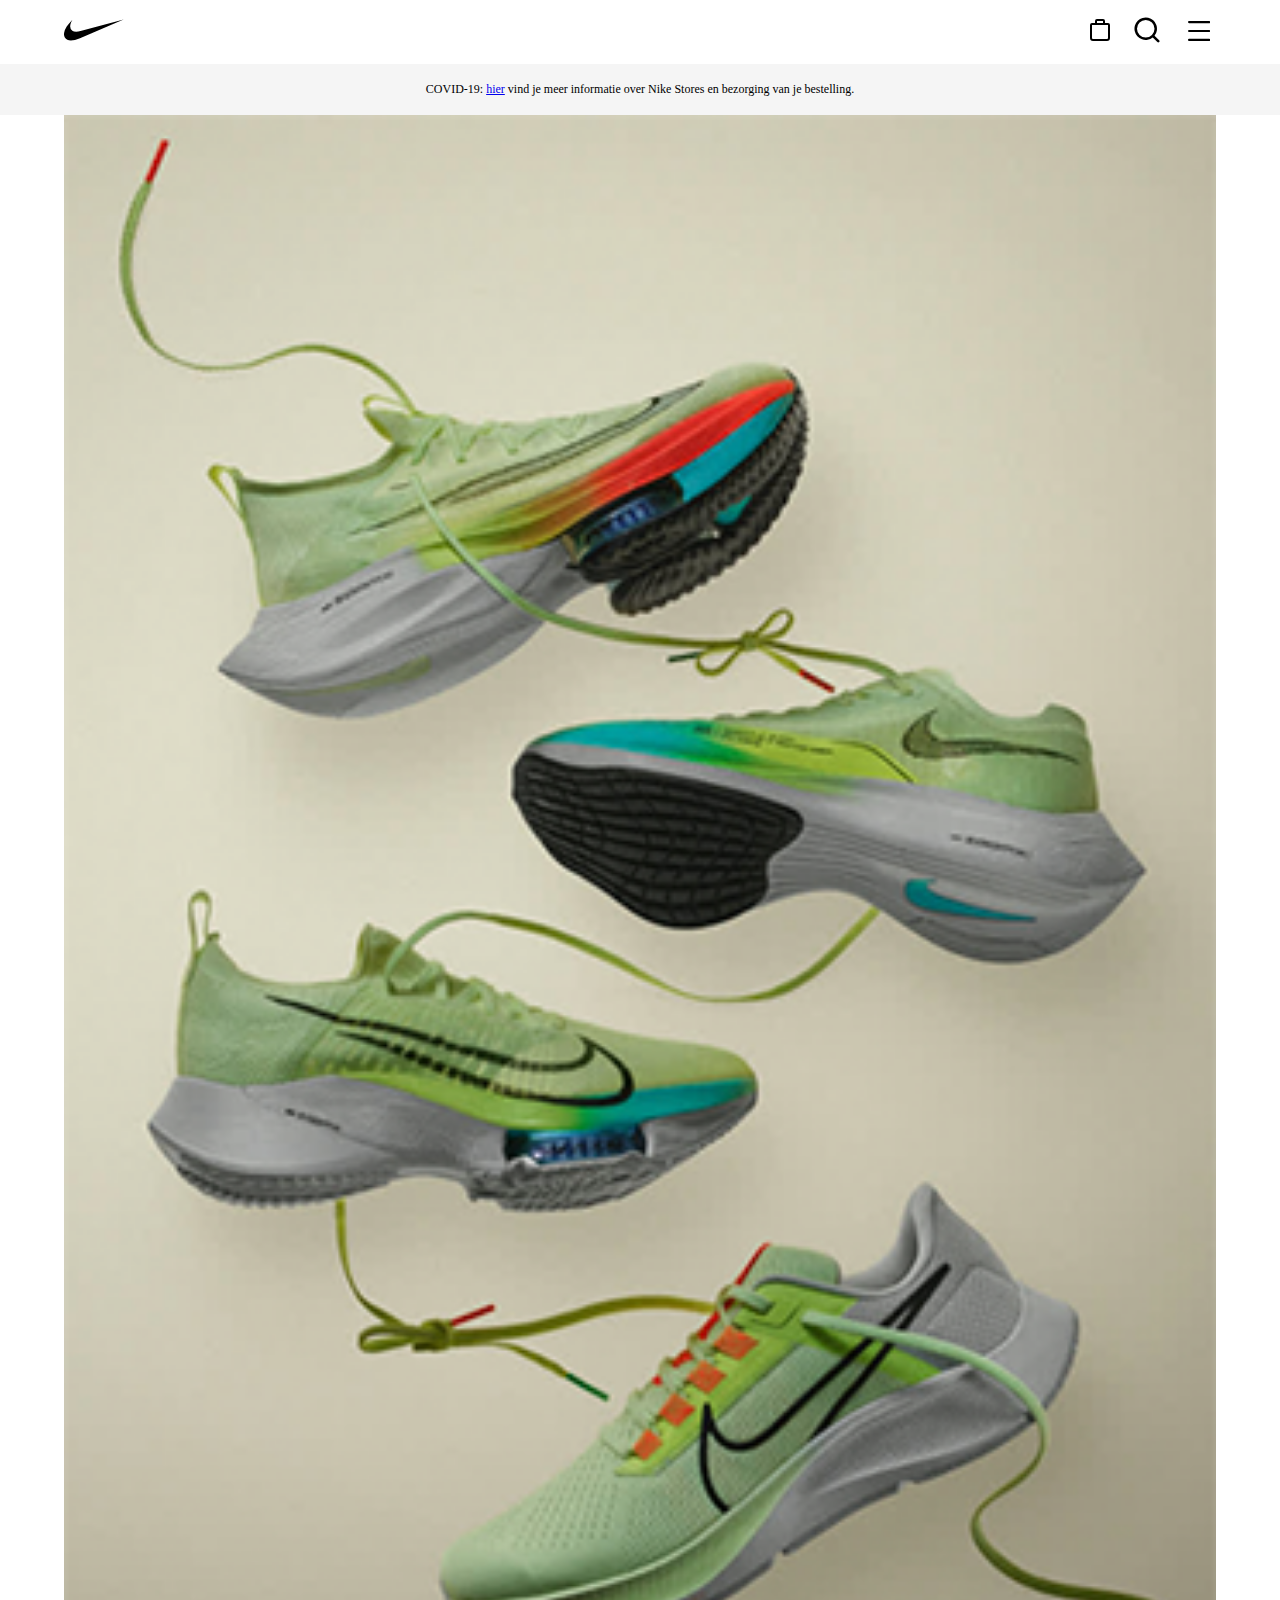
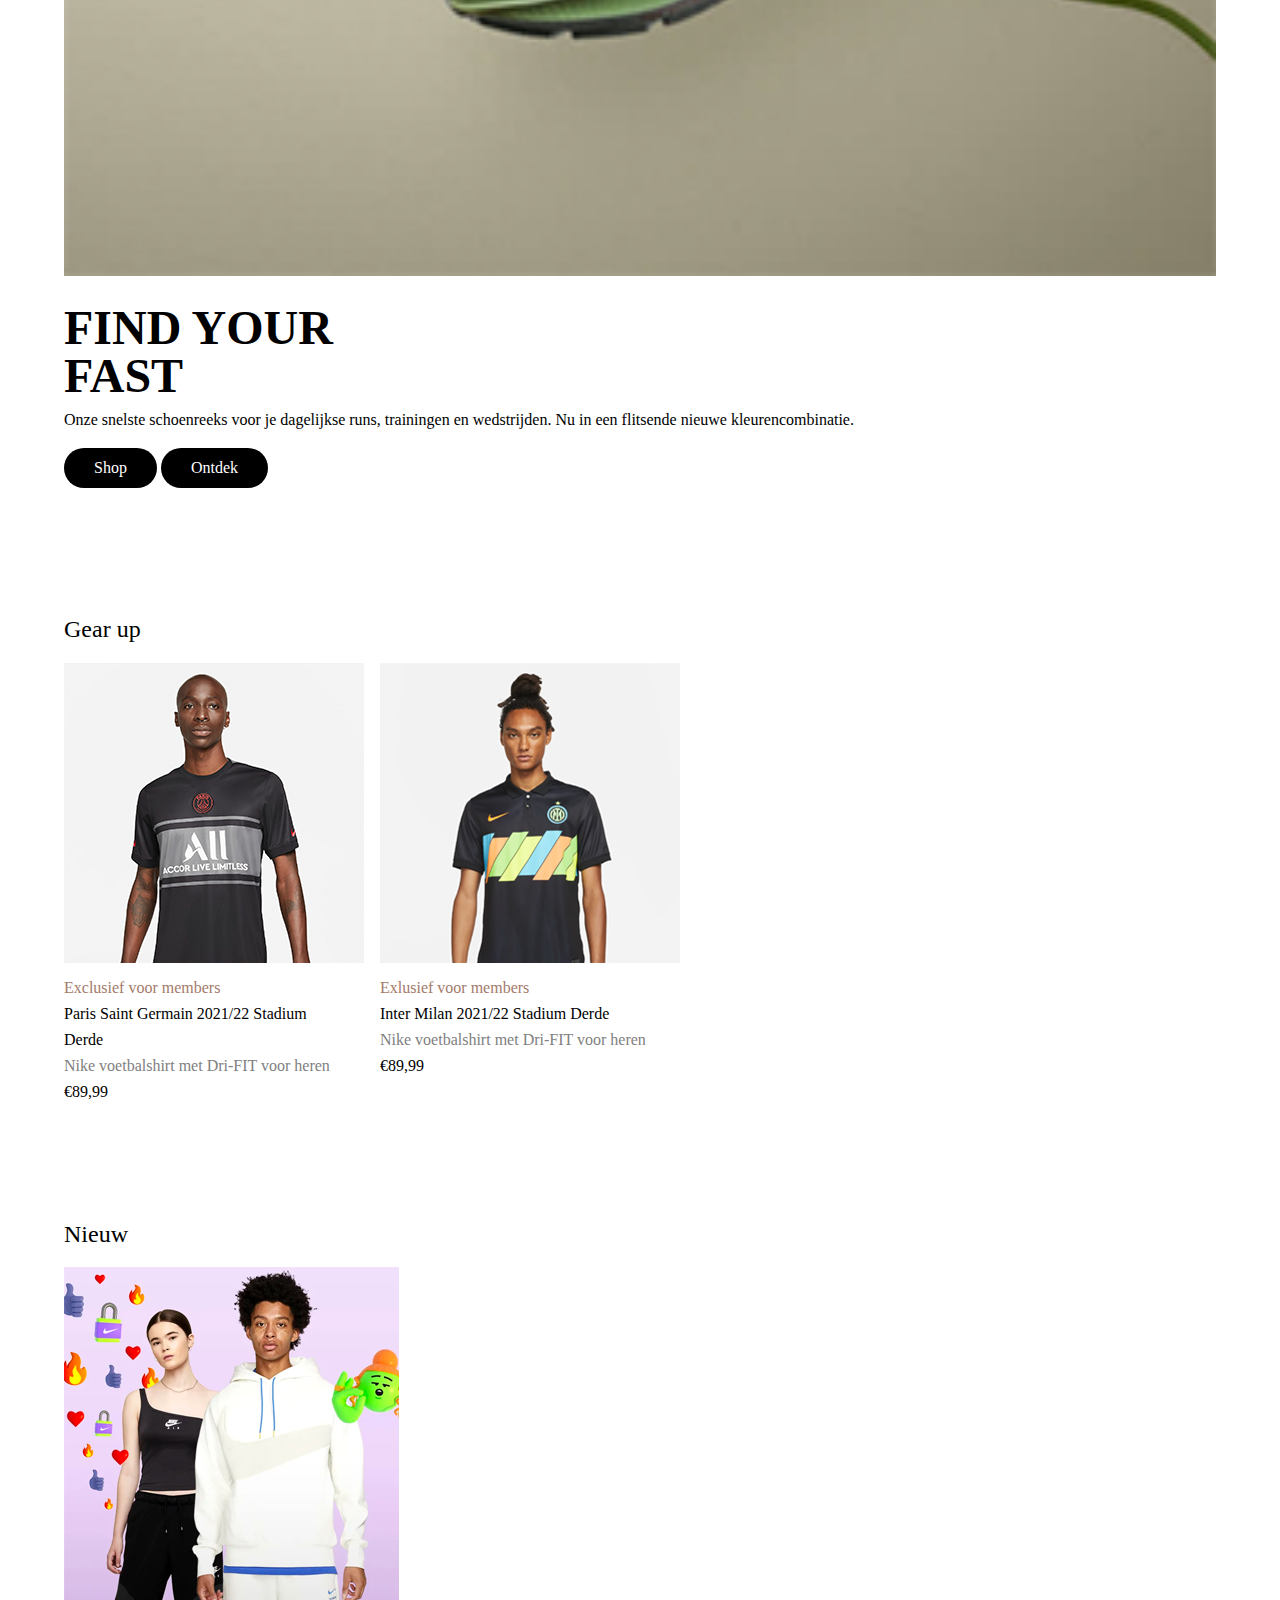
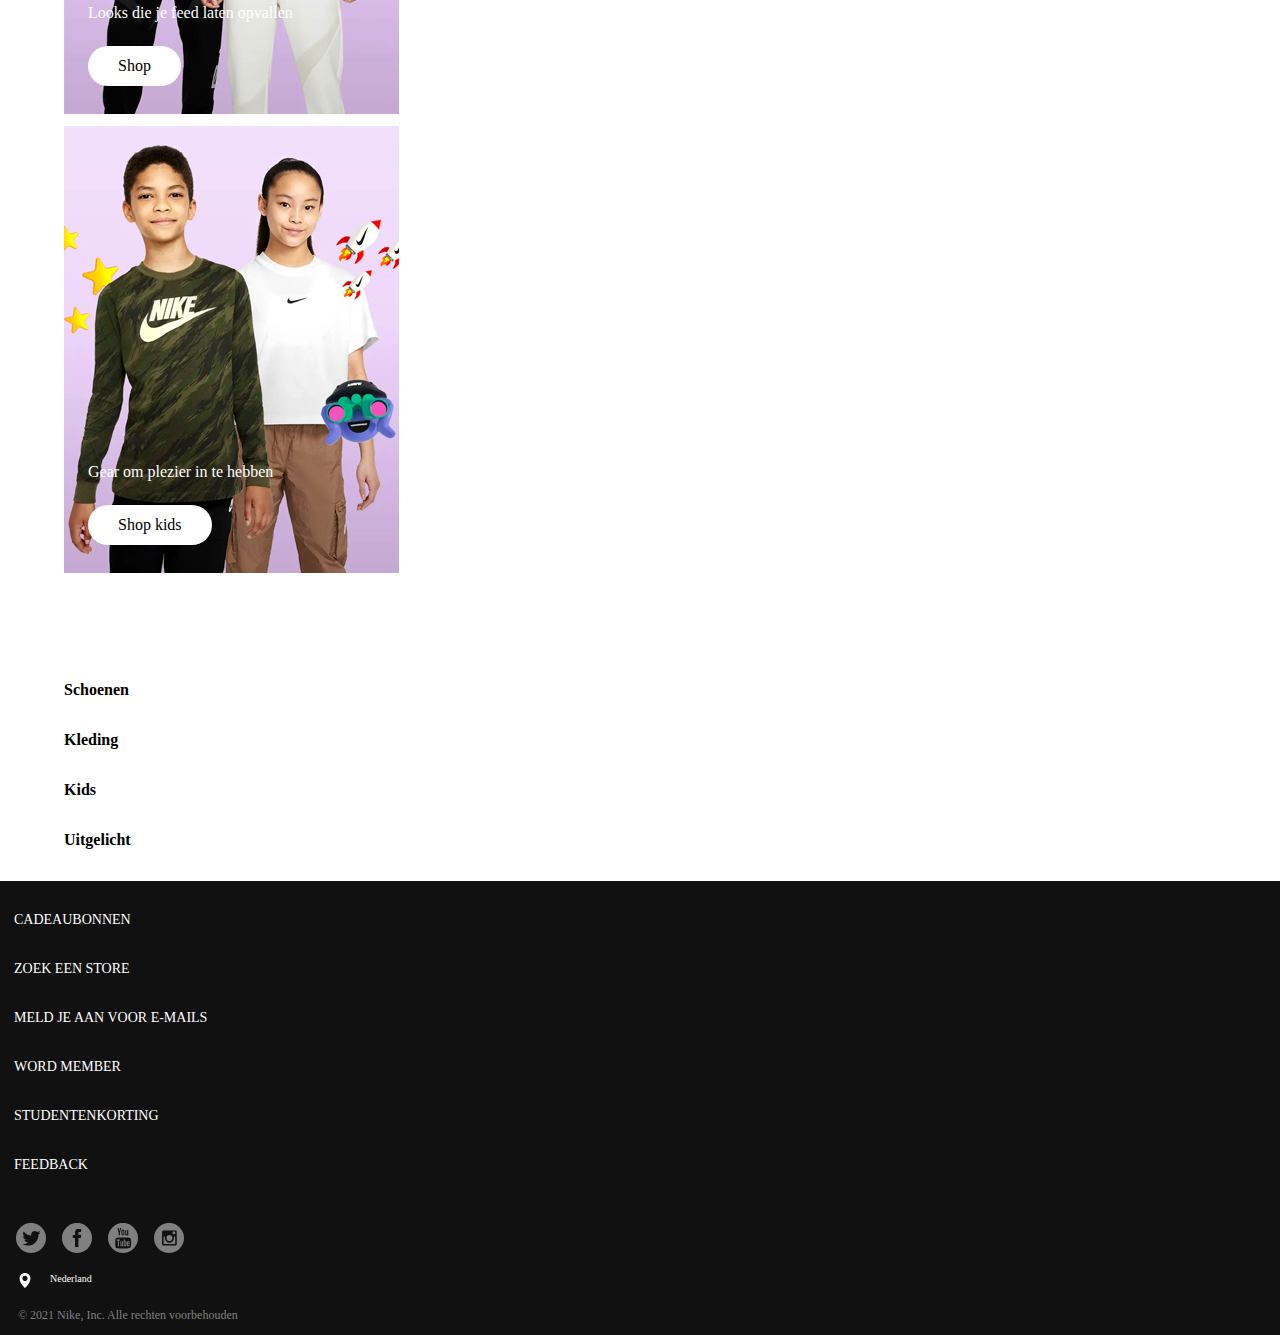
<file: index.html>
<!DOCTYPE html>
<html lang="nl">
<head>
    <meta charset="UTF-8">
    <meta http-equiv="X-UA-Compatible" content="IE=edge">
    <meta name="viewport" content="width=device-width, initial-scale=1.0">
    <title>Nike</title>
    <link rel="stylesheet" href="css/styles.css">
</head>

<header>
    <ul>
        <li>
            <a href="#">
                <svg title="Nike logo" class="pre-logo-svg" height="60px" width="60px" fill="#111" viewBox="0 0 69 32"><path d="M68.56 4L18.4 25.36Q12.16 28 7.92 28q-4.8 0-6.96-3.36-1.36-2.16-.8-5.48t2.96-7.08q2-3.04 6.56-8-1.6 2.56-2.24 5.28-1.2 5.12 2.16 7.52Q11.2 18 14 18q2.24 0 5.04-.72z"></path></svg>
            </a>
        </li>
        <li>
            <a href="#">
                <svg title="winkelwagen" width="24px" height="24px" fill="#111" viewBox="0 0 24 24"><path d="M16 7a1 1 0 0 1-1-1V3H9v3a1 1 0 0 1-2 0V3a2 2 0 0 1 2-2h6a2 2 0 0 1 2 2v3a1 1 0 0 1-1 1z"></path><path d="M20 5H4a2 2 0 0 0-2 2v13a3 3 0 0 0 3 3h14a3 3 0 0 0 3-3V7a2 2 0 0 0-2-2zm0 15a1 1 0 0 1-1 1H5a1 1 0 0 1-1-1V7h16z"></path></svg>
            </a>
        </li>
        <li>
            <a href="#">
                <svg title="zoeken"class="pre-search-input-icon" fill="#111" height="30px" width="30px" viewBox="0 0 24 24"><path d="M21.71 20.29L18 16.61A9 9 0 1 0 16.61 18l3.68 3.68a1 1 0 0 0 1.42 0 1 1 0 0 0 0-1.39zM11 18a7 7 0 1 1 7-7 7 7 0 0 1-7 7z"></path></svg>
            </a>
        </li>
        <li>
            <button>
                <svg xmlns="http://www.w3.org/2000/svg" viewBox="0 0 20 18"><defs><style>.cls-1{fill:none;stroke:#000;stroke-linecap:round;stroke-linejoin:round;stroke-width:2px;}</style></defs><g id="Laag_2" data-name="Laag 2"><g id="Laag_1-2" data-name="Laag 1"><line class="cls-1" x1="1" y1="1" x2="19" y2="1"/><line class="cls-1" x1="1" y1="9" x2="19" y2="9"/><line class="cls-1" x1="1" y1="17" x2="19" y2="17"/></g></g></svg>
            </button>
        </li>
    </ul>

    <nav>
        <ul>
            <li>
                <a href="#">Nieuwe releases</a>
                <svg class="pre-chevron chev-root pre-chevron-next d-sm-b d-lg-h" fill="#111" height="13px" width="13px" viewBox="0 0 185.4 300"><path d="M7.3 292.7c-9.8-9.8-9.8-25.6 0-35.4L114.6 150 7.3 42.7c-9.8-9.8-9.8-25.6 0-35.4s25.6-9.8 35.4 0L185.4 150 42.7 292.7c-4.9 4.8-11.3 7.3-17.7 7.3-6.4 0-12.7-2.5-17.7-7.3z"></path></svg>
            </li>
            <li>
                <a href="#">Heren</a>
                <svg class="pre-chevron chev-root pre-chevron-next d-sm-b d-lg-h" fill="#111" height="13px" width="13px" viewBox="0 0 185.4 300"><path d="M7.3 292.7c-9.8-9.8-9.8-25.6 0-35.4L114.6 150 7.3 42.7c-9.8-9.8-9.8-25.6 0-35.4s25.6-9.8 35.4 0L185.4 150 42.7 292.7c-4.9 4.8-11.3 7.3-17.7 7.3-6.4 0-12.7-2.5-17.7-7.3z"></path></svg>
            </li>
            <li>
                <a href="#">Dames</a>
                <svg class="pre-chevron chev-root pre-chevron-next d-sm-b d-lg-h" fill="#111" height="13px" width="13px" viewBox="0 0 185.4 300"><path d="M7.3 292.7c-9.8-9.8-9.8-25.6 0-35.4L114.6 150 7.3 42.7c-9.8-9.8-9.8-25.6 0-35.4s25.6-9.8 35.4 0L185.4 150 42.7 292.7c-4.9 4.8-11.3 7.3-17.7 7.3-6.4 0-12.7-2.5-17.7-7.3z"></path></svg>  
            </li>
            <li>
                <a href="#">Kids</a>
                <svg class="pre-chevron chev-root pre-chevron-next d-sm-b d-lg-h" fill="#111" height="13px" width="13px" viewBox="0 0 185.4 300"><path d="M7.3 292.7c-9.8-9.8-9.8-25.6 0-35.4L114.6 150 7.3 42.7c-9.8-9.8-9.8-25.6 0-35.4s25.6-9.8 35.4 0L185.4 150 42.7 292.7c-4.9 4.8-11.3 7.3-17.7 7.3-6.4 0-12.7-2.5-17.7-7.3z"></path></svg> 
            </li>
            <li>
                <a href="#">Sale</a>
                <svg class="pre-chevron chev-root pre-chevron-next d-sm-b d-lg-h" fill="#111" height="13px" width="13px" viewBox="0 0 185.4 300"><path d="M7.3 292.7c-9.8-9.8-9.8-25.6 0-35.4L114.6 150 7.3 42.7c-9.8-9.8-9.8-25.6 0-35.4s25.6-9.8 35.4 0L185.4 150 42.7 292.7c-4.9 4.8-11.3 7.3-17.7 7.3-6.4 0-12.7-2.5-17.7-7.3z"></path></svg>
            </li>
            <li>
                <a href="#">Back to school</a>
                <svg class="pre-chevron chev-root pre-chevron-next d-sm-b d-lg-h" fill="#111" height="13px" width="13px" viewBox="0 0 185.4 300"><path d="M7.3 292.7c-9.8-9.8-9.8-25.6 0-35.4L114.6 150 7.3 42.7c-9.8-9.8-9.8-25.6 0-35.4s25.6-9.8 35.4 0L185.4 150 42.7 292.7c-4.9 4.8-11.3 7.3-17.7 7.3-6.4 0-12.7-2.5-17.7-7.3z"></path></svg>
            </li>
            <li>
                <a href="#">Collecties</a>
                <svg class="pre-chevron chev-root pre-chevron-next d-sm-b d-lg-h" fill="#111" height="13px" width="13px" viewBox="0 0 185.4 300"><path d="M7.3 292.7c-9.8-9.8-9.8-25.6 0-35.4L114.6 150 7.3 42.7c-9.8-9.8-9.8-25.6 0-35.4s25.6-9.8 35.4 0L185.4 150 42.7 292.7c-4.9 4.8-11.3 7.3-17.7 7.3-6.4 0-12.7-2.5-17.7-7.3z"></path></svg>
            </li>    
        </ul>
    </nav>

    <div></div>

    <section aria-label="notificatie">
        <p>COVID-19: <a href="#">hier</a> vind je meer informatie over Nike Stores en bezorging van je bestelling.</p>
    </section>
</header>

<body>
    <main>
        <section class="findYourFast" aria-label="find your fast">
            <a href="hardloopschoenen.html">
                <img src="images/bannerHardloopschoenen.png" alt="hardloopschoenen">
            </a>
            <h1>FIND YOUR</h1>
            <h1>FAST</h1>
            <p>Onze snelste schoenreeks voor je dagelijkse runs, trainingen en wedstrijden. Nu in een flitsende nieuwe kleurencombinatie.</p>
            <a href="hardloopschoenen.html">
                <p>Shop</p>
            </a>
            <a href="hardloopschoenen.html">
                <p>Ontdek</p>
            </a> 
        </section>
        
        <section class="gearUp" aria-label="gear up">
            <h2>Gear up</h2>
            <ul>
                <li>
                    <a href="#">
                        <h3>Exclusief voor members</h3>
                        <h4>Paris Saint Germain 2021/22 Stadium</h4>
                        <h4>Derde</h4>
                        <h5>Nike voetbalshirt met Dri-FIT voor heren</h5>
                        <p>&euro;89,99</p>
                        <img src="images/productfotoPSG.png" alt="psg">
                    </a>
                </li>
                <li>
                    <a href="#">
                        <h3>Exlusief voor members</h3>
                        <h4>Inter Milan 2021/22 Stadium Derde</h4>
                        <h5>Nike voetbalshirt met Dri-FIT voor heren</h5>
                        <p>&euro;89,99</p>
                        <img src="images/productfotoInterMilan.png" alt="intermilan">
                    </a>
                </li>
            </ul>
        </section>
        
        <section class="nieuw" aria-label="nieuw">
            <h2>Nieuw</h2>
            <ul>
                <li>
                    <a href="#">
                        <img src="images/bannerVolwassenen.png" alt="volwassenen">
                    </a>
                    <p>Looks die je feed laten opvallen</p>
                    <a href="#">Shop</a>
                </li>
                <li>
                    <a href="#">
                        <img src="images/bannerKinderen.png" alt="kinderen">
                    </a>
                    <p>Gear om plezier in te hebben</p>
                    <a href="#">Shop kids</a>
                </li>
            </ul>
        </section>
        
        <section class="kiesEenCategorie" aria-label="kies een categorie">
            <ul>
                <li>
                    <a href="#">
                        <p>Schoenen</p>
                    </a>
                </li>
                <li>
                    <a href="#">
                        <p>Kleding</p>
                    </a>
                </li>
                <li>
                    <a href="#">
                        <p>Kids</p>
                    </a>
                </li>
                <li>
                    <a href="#">
                        <p>Uitgelicht</p>
                    </a>
                </li>
            </ul>
        </section>

    </main>

    <footer>
        <ul class="footerSnelkoppelingen">
            <li>
                <a href="#">CADEAUBONNEN</a>
            </li>
            <li>
                <a href="#">ZOEK EEN STORE</a>
            </li>
            <li>
                <a href="#">MELD JE AAN VOOR E-MAILS</a>
            </li>
            <li>
                <a href="#">WORD MEMBER</a>
            </li>
            <li>
                <a href="#">STUDENTENKORTING</a>
            </li>
            <li>
                <a href="#">FEEDBACK</a>
            </li>
        </ul>
    
    <ul class="socialMedia">
        <li>
            <a href="https://twitter.com/nike">
                <p>
                    <svg title="twitter" class="social-link-icon" width="30px" fill="#111" height="30px" viewBox="0 0 24 24"><path d="M12 0C9.813 0 7.8.533 5.96 1.6A11.793 11.793 0 0 0 1.6 5.96C.533 7.8 0 9.813 0 12s.533 4.2 1.6 6.04a11.793 11.793 0 0 0 4.36 4.36C7.8 23.467 9.813 24 12 24s4.2-.533 6.04-1.6a11.793 11.793 0 0 0 4.36-4.36C23.467 16.2 24 14.187 24 12s-.533-4.2-1.6-6.04a11.793 11.793 0 0 0-4.36-4.36C16.2.533 14.187 0 12 0zm6 9.28v.4c0 1.387-.333 2.72-1 4a8.186 8.186 0 0 1-2.84 3.12c-1.333.853-2.827 1.28-4.48 1.28a8.535 8.535 0 0 1-4.56-1.28h.72c1.387 0 2.613-.427 3.68-1.28-.64 0-1.213-.2-1.72-.6-.507-.4-.867-.92-1.08-1.56l.56.16c.373 0 .64-.053.8-.16a2.67 2.67 0 0 1-1.72-1 2.913 2.913 0 0 1-.68-1.88c.427.267.88.4 1.36.4-.907-.533-1.36-1.36-1.36-2.48 0-.533.133-1.04.4-1.52.8.96 1.72 1.707 2.76 2.24a8.133 8.133 0 0 0 3.4.88c-.107-.16-.16-.4-.16-.72 0-.8.293-1.493.88-2.08s1.28-.88 2.08-.88 1.547.293 2.24.88c.48-.107 1.12-.347 1.92-.72-.213.747-.64 1.28-1.28 1.6H18c.747-.16 1.28-.32 1.6-.48-.533.693-1.067 1.253-1.6 1.68z"></path></svg>
                </p>
            </a>
        </li>
        <li>
            <a href="https://nl-nl.facebook.com/nike/">
                <p>
                    <svg title="tacebook" class="social-link-icon" width="30px" fill="#111" height="30px" viewBox="0 0 24 24"><path d="M12 0C9.813 0 7.8.533 5.96 1.6A11.793 11.793 0 0 0 1.6 5.96C.533 7.8 0 9.813 0 12s.533 4.2 1.6 6.04a11.793 11.793 0 0 0 4.36 4.36C7.8 23.467 9.813 24 12 24s4.2-.533 6.04-1.6a11.793 11.793 0 0 0 4.36-4.36C23.467 16.2 24 14.187 24 12s-.533-4.2-1.6-6.04a11.793 11.793 0 0 0-4.36-4.36C16.2.533 14.187 0 12 0zm3.12 12h-2v7.2H10.4V12H8.64V9.52h1.76V8c0-1.12.187-1.92.56-2.4.427-.587 1.2-.88 2.32-.88h2V7.2h-1.2c-.427 0-.693.067-.8.2-.107.133-.16.387-.16.76v1.2h2.16L15.12 12z"></path></svg>
                </p>
            </a>
        </li>
        <li>
            <a href="https://www.youtube.com/user/NIKE">
                <p>
                    <svg title="youtube" class="social-link-icon" width="30px" fill="#111" height="30px" viewBox="0 0 24 24"><path d="M11.28 17.6a.604.604 0 0 1-.2.24.43.43 0 0 1-.24.08c-.08 0-.133-.027-.16-.08a.557.557 0 0 1-.04-.24v-2.96h-.72v3.28a1 1 0 0 0 .12.52c.08.133.2.2.36.2.16 0 .307-.053.44-.16.133-.107.28-.24.44-.4v.48H12v-3.92h-.72v2.96zM6.96 14v-.8H9.6v.8h-.88v4.56h-.88V14h-.88zm4.96-4.72c-.107 0-.2-.04-.28-.12a.384.384 0 0 1-.12-.28v-2.4c0-.053.027-.107.08-.16.053-.053.147-.08.28-.08.133 0 .24.027.32.08a.27.27 0 0 1 .12.24v2.32c0 .107-.04.2-.12.28a.384.384 0 0 1-.28.12zm2 8.32c0-.64.027-1.307.08-2 0-.107-.04-.2-.12-.28-.08-.08-.16-.12-.24-.12h-.12l-.24.16v2.4l.24.16.16.08c.107 0 .173-.027.2-.08.027-.053.04-.16.04-.32zm.08-3.04c.213 0 .387.08.52.24.133.16.2.4.2.72v2.24c0 .267-.053.48-.16.64a.422.422 0 0 1-.44.2 2.1 2.1 0 0 1-.48-.12.506.506 0 0 1-.28-.24v.32h-.8V13.2h.8v1.76c.107-.107.213-.2.32-.28a.532.532 0 0 1 .32-.12zm3.92 5.12c.267-.213.427-.907.48-2.08.053-.587.107-1.147.16-1.68 0-.48-.053-1.013-.16-1.6-.107-1.173-.28-1.893-.52-2.16-.24-.267-1.267-.453-3.08-.56l-2.64-.08-2.72.08c-1.813.107-2.84.293-3.08.56-.24.267-.413.987-.52 2.16a16.07 16.07 0 0 0-.08 1.6c0 .533.027 1.093.08 1.68.107 1.173.28 1.88.52 2.12.24.24 1.267.44 3.08.6l2.72.08 2.64-.08c1.813-.16 2.853-.347 3.12-.56v-.08zM8.4 4h-.96l1.12 3.6v2.24h.96v-2.4L10.64 4h-.96l-.56 2.32h-.08L8.4 4zm2.32 2.56V8.8c0 .373.107.667.32.88.213.213.507.32.88.32s.667-.107.88-.32c.213-.213.32-.507.32-.88V6.56c0-.32-.107-.587-.32-.8-.213-.213-.507-.32-.88-.32s-.667.107-.88.32c-.213.213-.32.48-.32.8zm3.12-.96v3.6a1 1 0 0 0 .12.52c.08.133.213.2.4.2.187 0 .36-.04.52-.12.16-.08.32-.2.48-.36v.48h.88V5.6h-.88v3.2a.523.523 0 0 1-.24.24.645.645 0 0 1-.28.08c-.08 0-.133-.013-.16-.04-.027-.027-.04-.093-.04-.2V5.52h-.8v.08zM12 0c2.187 0 4.2.533 6.04 1.6a11.793 11.793 0 0 1 4.36 4.36C23.467 7.8 24 9.813 24 12s-.533 4.2-1.6 6.04a11.793 11.793 0 0 1-4.36 4.36C16.2 23.467 14.187 24 12 24s-4.2-.533-6.04-1.6a11.793 11.793 0 0 1-4.36-4.36C.533 16.2 0 14.187 0 12s.533-4.2 1.6-6.04A11.793 11.793 0 0 1 5.96 1.6C7.8.533 9.813 0 12 0zm4.56 16.08l-.08-.4c0-.16-.027-.28-.08-.36a.27.27 0 0 0-.24-.12.27.27 0 0 0-.24.12c-.053.08-.08.2-.08.36v.4h.72zm-.32-1.52c.32 0 .573.093.76.28.187.187.28.467.28.84v.96h-1.44v.8c0 .16.027.28.08.36.053.08.147.12.28.12.133 0 .227-.04.28-.12.053-.08.08-.227.08-.44v-.16h.72v.24c0 .373-.093.667-.28.88-.187.213-.453.32-.8.32-.347 0-.613-.107-.8-.32-.187-.213-.28-.507-.28-.88v-1.76c0-.32.107-.587.32-.8.213-.213.48-.32.8-.32z"></path></svg>
                </p>
            </a>
        </li>
        <li>
            <a href="https://www.instagram.com/nike/">
                <p>
                    <svg title="instagram" class="social-link-icon" width="30px" fill="#111" height="30px" viewBox="0 0 24 24"><path d="M16 12.48a4.723 4.723 0 0 1-.56 1.48 3.93 3.93 0 0 1-1.04 1.16 3.428 3.428 0 0 1-1.92.68 3.628 3.628 0 0 1-1.96-.48 3.414 3.414 0 0 1-1.4-1.48c-.48-.96-.587-1.973-.32-3.04H7.68l.08 5.52c0 .107.04.213.12.32.08.107.173.16.28.16h8.32c.107 0 .213-.053.32-.16.107-.107.16-.213.16-.32V10.8h-1.12c.16.533.213 1.093.16 1.68zm-3.68 2c.64 0 1.2-.24 1.68-.72s.72-1.053.72-1.72a2.56 2.56 0 0 0-.68-1.76c-.453-.507-1.013-.76-1.68-.76s-1.24.24-1.72.72-.72 1.053-.72 1.72.227 1.253.68 1.76c.453.507 1 .76 1.64.76h.08zm4.16-7.6h-1.12c-.107 0-.213.053-.32.16-.107.107-.16.213-.16.32v1.36c.107.213.267.32.48.32h1.12c.16 0 .28-.053.36-.16a.532.532 0 0 0 .12-.32v-1.2c0-.107-.053-.213-.16-.32-.107-.107-.213-.16-.32-.16zM12 0C9.813 0 7.8.533 5.96 1.6A11.793 11.793 0 0 0 1.6 5.96C.533 7.8 0 9.813 0 12s.533 4.2 1.6 6.04a11.793 11.793 0 0 0 4.36 4.36C7.8 23.467 9.813 24 12 24s4.2-.533 6.04-1.6a11.793 11.793 0 0 0 4.36-4.36C23.467 16.2 24 14.187 24 12s-.533-4.2-1.6-6.04a11.793 11.793 0 0 0-4.36-4.36C16.2.533 14.187 0 12 0zm6.24 16.88l-.08.08v.08a.926.926 0 0 1-.28.68 1.3 1.3 0 0 1-.68.36H7.52a.871.871 0 0 1-.68-.32 1.536 1.536 0 0 1-.36-.72l-.08-.16.08-9.84c0-.267.093-.507.28-.72.187-.213.413-.347.68-.4h9.68a1.3 1.3 0 0 1 .68.36 1.3 1.3 0 0 1 .36.68l.08 9.92z"></path></svg>
                </p>
            </a>
        </li>
    </ul>

    <section class="locatie" aria-label="locatie">
        <ul>
            <li>
                <svg height="15px" width="18px" fill="#111" viewBox="0 0 42 58"><path d="M21 0C9.4 0 0 9.5 0 21.2 0 39.9 21 58 21 58s21-18.1 21-36.8C42 9.5 32.6 0 21 0zm0 31c-5.5 0-10-4.5-10-10s4.5-10 10-10 10 4.5 10 10-4.5 10-10 10z"></path></svg>
            </li>
            <li>
                <p>Nederland</p>
            </li>
        </ul>
    </section>

    <section class="copyright" aria-label="copyright">
        <p>&copy; 2021 Nike, Inc. Alle rechten voorbehouden</p>
    </section>
</footer>

<script src="js/script.js"></script>

</body>
</html>
</file>
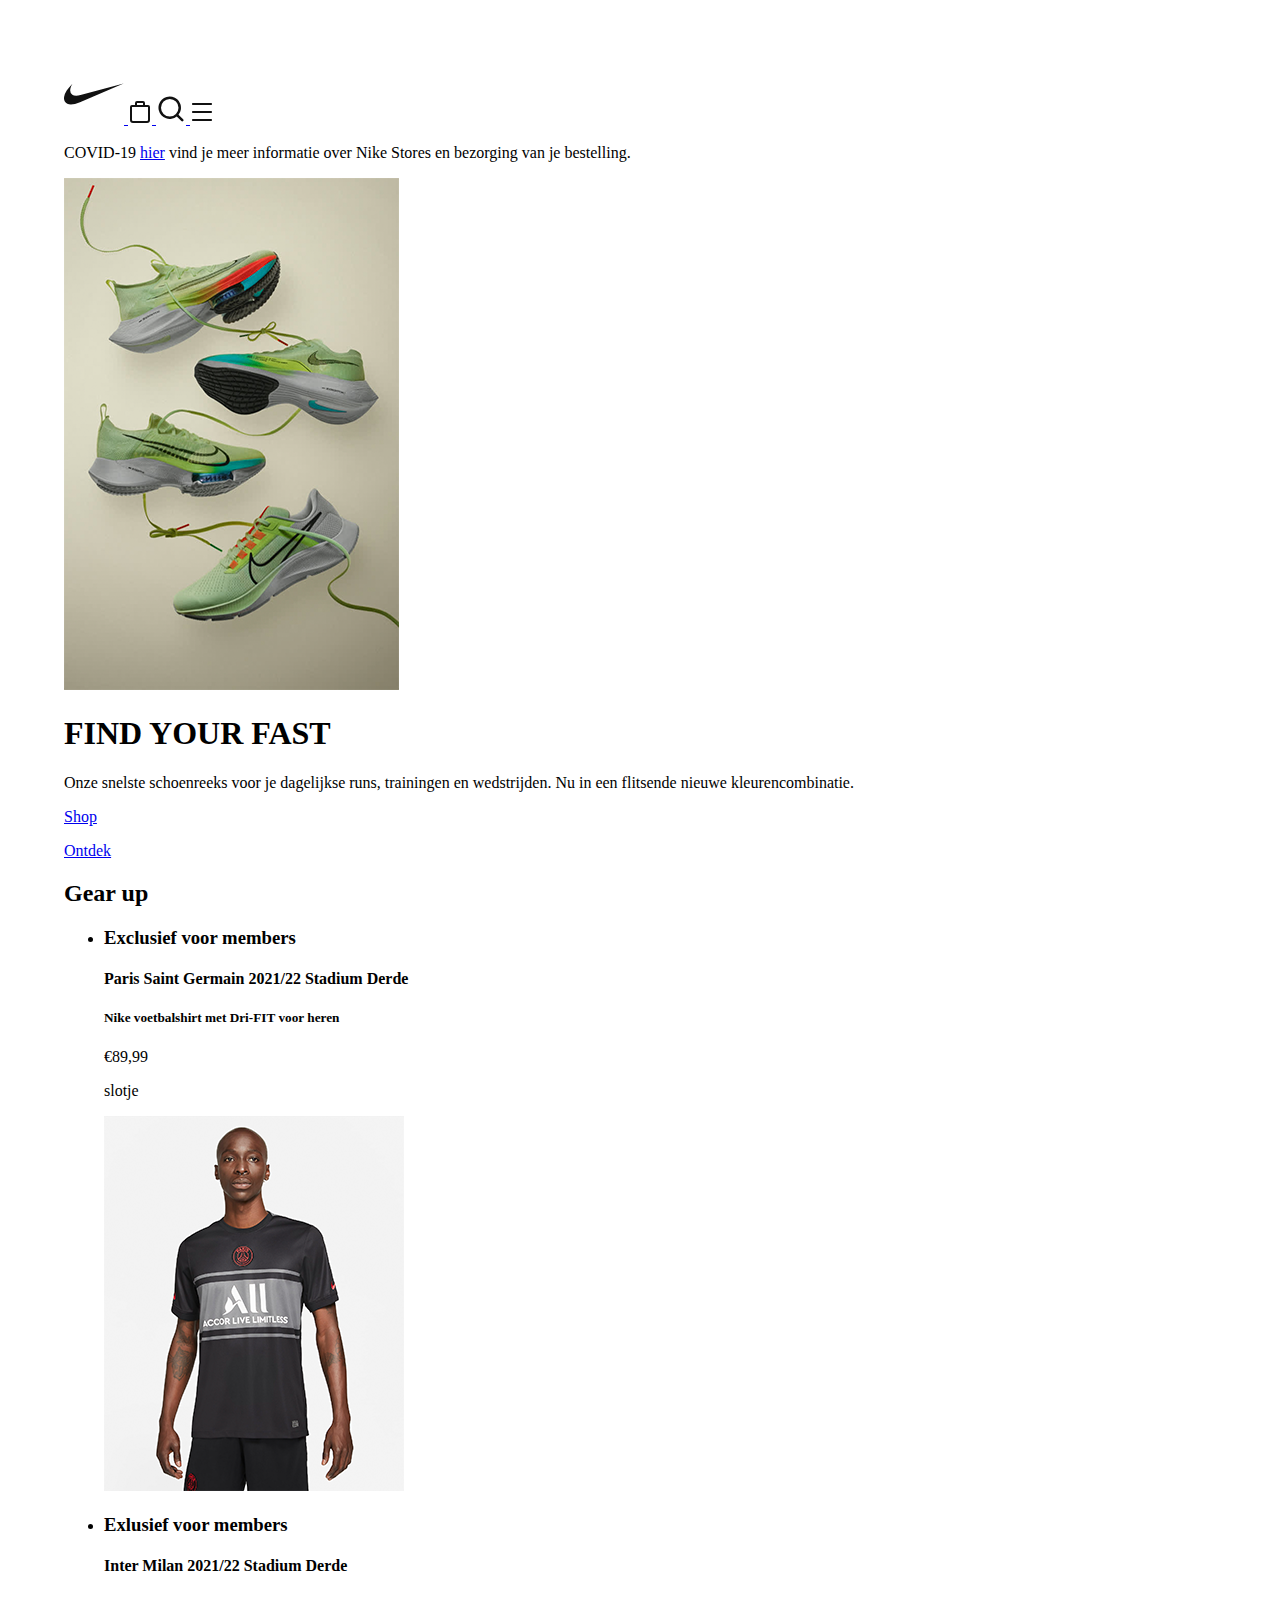
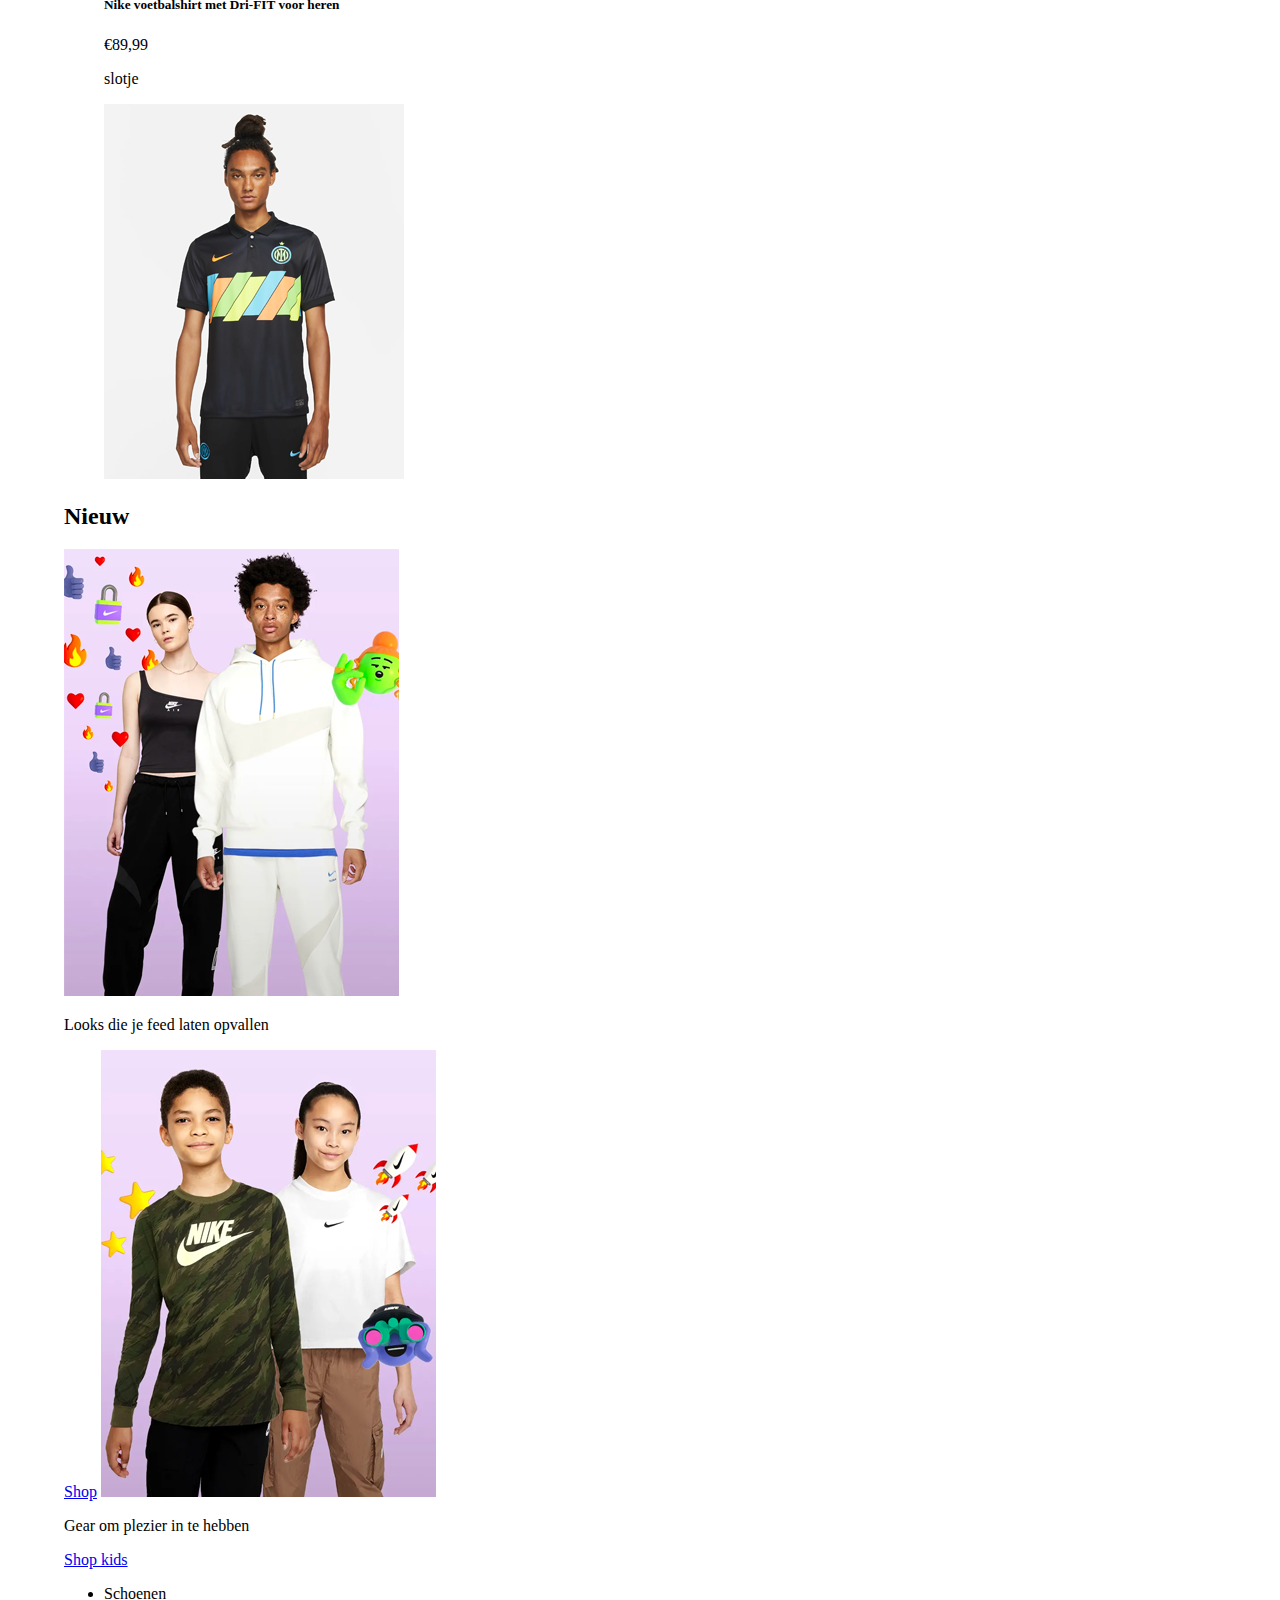
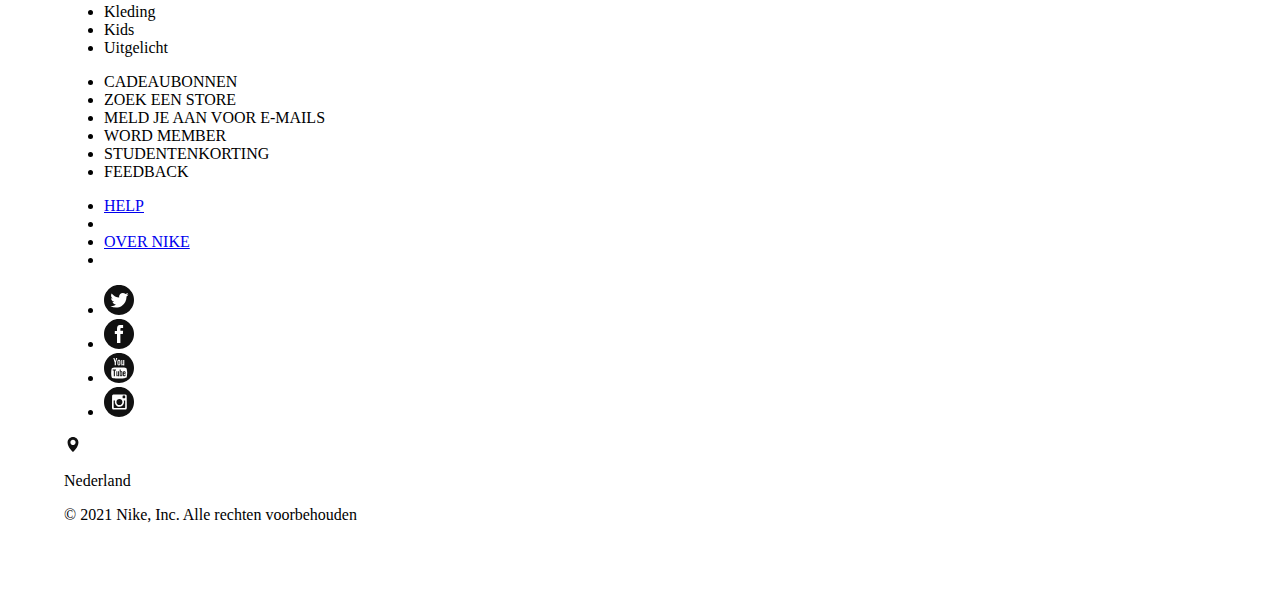
<file: Nike/index.html>
<!DOCTYPE html>
<html lang="en">
<head>
    <meta charset="UTF-8">
    <meta http-equiv="X-UA-Compatible" content="IE=edge">
    <meta name="viewport" content="width=device-width, initial-scale=1.0">
    <title>Nike</title>
    <link rel="stylesheet" href="css/styles.css">

    <a href=" ">
        <svg class="pre-logo-svg" height="60px" width="60px" fill="#111" viewBox="0 0 69 32"><path d="M68.56 4L18.4 25.36Q12.16 28 7.92 28q-4.8 0-6.96-3.36-1.36-2.16-.8-5.48t2.96-7.08q2-3.04 6.56-8-1.6 2.56-2.24 5.28-1.2 5.12 2.16 7.52Q11.2 18 14 18q2.24 0 5.04-.72z"></path></svg>
    </a>
    <a href="#">
        <svg width="24px" height="24px" fill="#111" viewBox="0 0 24 24"><path d="M16 7a1 1 0 0 1-1-1V3H9v3a1 1 0 0 1-2 0V3a2 2 0 0 1 2-2h6a2 2 0 0 1 2 2v3a1 1 0 0 1-1 1z"></path><path d="M20 5H4a2 2 0 0 0-2 2v13a3 3 0 0 0 3 3h14a3 3 0 0 0 3-3V7a2 2 0 0 0-2-2zm0 15a1 1 0 0 1-1 1H5a1 1 0 0 1-1-1V7h16z"></path></svg>
    </a>
    <a href=" ">
        <svg class="pre-search-input-icon" fill="#111" height="30px" width="30px" viewBox="0 0 24 24"><path d="M21.71 20.29L18 16.61A9 9 0 1 0 16.61 18l3.68 3.68a1 1 0 0 0 1.42 0 1 1 0 0 0 0-1.39zM11 18a7 7 0 1 1 7-7 7 7 0 0 1-7 7z"></path></svg>
    </a>
    <a href=" ">
        <svg width="24px" height="24px" fill="#111" viewBox="0 0 24 24"><path d="M21 13H3c-.6 0-1-.4-1-1s.4-1 1-1h18c.6 0 1 .4 1 1s-.4 1-1 1zm0-8H3c-.6 0-1-.4-1-1s.4-1 1-1h18c.6 0 1 .4 1 1s-.4 1-1 1zm0 16H3c-.6 0-1-.4-1-1s.4-1 1-1h18c.6 0 1 .4 1 1s-.4 1-1 1z"></path></svg>
    </a>
</head>

<section>
    <p>COVID-19 <a href="#">hier</a> vind je meer informatie over Nike Stores en bezorging van je bestelling.</p>
</section>

<main>
    <section>
        <img src="images/image1.png" alt="hardloopschoenen">
        <h1>FIND YOUR FAST</h1>   
        <p>Onze snelste schoenreeks voor je dagelijkse runs, trainingen en wedstrijden. Nu in een flitsende nieuwe kleurencombinatie.</p>
        <a href="#">
            <p>Shop</p>
        </a> 
        <a href="#">
            <p>Ontdek</p>
        </a> 
    </section>

    <section>
        <h2>Gear up</h2>
        <ul>
            <li>
                <a>
                    <h3>Exclusief voor members</h3>
                    <h4>Paris Saint Germain 2021/22 Stadium Derde</h4>
                    <h5>Nike voetbalshirt met Dri-FIT voor heren</h5>
                    <p>&euro;89,99</p>
                    <p>slotje</p>
                    <img src="images/image3.png" alt="psg">
                </a>
            </li>
        </ul>

        <ul>
            <li>
                <a>
                    <h3>Exlusief voor members</h3>
                    <h4>Inter Milan 2021/22 Stadium Derde</h4>
                    <h5>Nike voetbalshirt met Dri-FIT voor heren</h5>
                    <p>&euro;89,99</p>
                    <p>slotje</p>
                    <img src="images/image4.png" alt="intermilan">
                </a>
            </li>
        </ul>
    </section>
    
    <section>
        <h2>Nieuw</h2>
        <img src="images/image5.png" alt="volwassenen">
        <p>Looks die je feed laten opvallen</p>
        <a href="#">Shop</a>
        <img src="images/image6.png" alt="kinderen">
        <p>Gear om plezier in te hebben</p>
        <a href="#">Shop kids</a>
    </section>

    <ul>
        <li><a href="#">Schoenen</a></li>
        <li><a href="#">Kleding</a></li>
        <li><a href="#">Kids</a></li>
        <li><a href="#">Uitgelicht</a></li>
    </ul>
</main>

<footer>
    <ul>
        <li><a href="#">CADEAUBONNEN</a></li>
        <li><a href="#">ZOEK EEN STORE</a></li>
        <li><a href="#">MELD JE AAN VOOR E-MAILS</a></li>
        <li><a href="#">WORD MEMBER</a></li>
        <li><a href="#">STUDENTENKORTING</a></li>
        <li><a href="#">FEEDBACK</a></li>
    </ul>

    <ul>
        <li><a href="#">HELP</a></li>
        <li><a href="#"><img src="images/image7.png" alt="plus"></a></li>
        <li><a href="#">OVER NIKE</a></li>
        <li><a href="#"><img src="images/image7.png" alt="plus"></a></li>
    </ul>
    
    <ul>
        <li><a href="#">
            <svg class="social-link-icon" width="30px" fill="#111" height="30px" viewBox="0 0 24 24"><path d="M12 0C9.813 0 7.8.533 5.96 1.6A11.793 11.793 0 0 0 1.6 5.96C.533 7.8 0 9.813 0 12s.533 4.2 1.6 6.04a11.793 11.793 0 0 0 4.36 4.36C7.8 23.467 9.813 24 12 24s4.2-.533 6.04-1.6a11.793 11.793 0 0 0 4.36-4.36C23.467 16.2 24 14.187 24 12s-.533-4.2-1.6-6.04a11.793 11.793 0 0 0-4.36-4.36C16.2.533 14.187 0 12 0zm6 9.28v.4c0 1.387-.333 2.72-1 4a8.186 8.186 0 0 1-2.84 3.12c-1.333.853-2.827 1.28-4.48 1.28a8.535 8.535 0 0 1-4.56-1.28h.72c1.387 0 2.613-.427 3.68-1.28-.64 0-1.213-.2-1.72-.6-.507-.4-.867-.92-1.08-1.56l.56.16c.373 0 .64-.053.8-.16a2.67 2.67 0 0 1-1.72-1 2.913 2.913 0 0 1-.68-1.88c.427.267.88.4 1.36.4-.907-.533-1.36-1.36-1.36-2.48 0-.533.133-1.04.4-1.52.8.96 1.72 1.707 2.76 2.24a8.133 8.133 0 0 0 3.4.88c-.107-.16-.16-.4-.16-.72 0-.8.293-1.493.88-2.08s1.28-.88 2.08-.88 1.547.293 2.24.88c.48-.107 1.12-.347 1.92-.72-.213.747-.64 1.28-1.28 1.6H18c.747-.16 1.28-.32 1.6-.48-.533.693-1.067 1.253-1.6 1.68z"></path></svg>
        </a></li>
        <li><a href="#">
            <svg class="social-link-icon" width="30px" fill="#111" height="30px" viewBox="0 0 24 24"><path d="M12 0C9.813 0 7.8.533 5.96 1.6A11.793 11.793 0 0 0 1.6 5.96C.533 7.8 0 9.813 0 12s.533 4.2 1.6 6.04a11.793 11.793 0 0 0 4.36 4.36C7.8 23.467 9.813 24 12 24s4.2-.533 6.04-1.6a11.793 11.793 0 0 0 4.36-4.36C23.467 16.2 24 14.187 24 12s-.533-4.2-1.6-6.04a11.793 11.793 0 0 0-4.36-4.36C16.2.533 14.187 0 12 0zm3.12 12h-2v7.2H10.4V12H8.64V9.52h1.76V8c0-1.12.187-1.92.56-2.4.427-.587 1.2-.88 2.32-.88h2V7.2h-1.2c-.427 0-.693.067-.8.2-.107.133-.16.387-.16.76v1.2h2.16L15.12 12z"></path></svg>
        </a></li>
        <li><a href="#">
            <svg class="social-link-icon" width="30px" fill="#111" height="30px" viewBox="0 0 24 24"><path d="M11.28 17.6a.604.604 0 0 1-.2.24.43.43 0 0 1-.24.08c-.08 0-.133-.027-.16-.08a.557.557 0 0 1-.04-.24v-2.96h-.72v3.28a1 1 0 0 0 .12.52c.08.133.2.2.36.2.16 0 .307-.053.44-.16.133-.107.28-.24.44-.4v.48H12v-3.92h-.72v2.96zM6.96 14v-.8H9.6v.8h-.88v4.56h-.88V14h-.88zm4.96-4.72c-.107 0-.2-.04-.28-.12a.384.384 0 0 1-.12-.28v-2.4c0-.053.027-.107.08-.16.053-.053.147-.08.28-.08.133 0 .24.027.32.08a.27.27 0 0 1 .12.24v2.32c0 .107-.04.2-.12.28a.384.384 0 0 1-.28.12zm2 8.32c0-.64.027-1.307.08-2 0-.107-.04-.2-.12-.28-.08-.08-.16-.12-.24-.12h-.12l-.24.16v2.4l.24.16.16.08c.107 0 .173-.027.2-.08.027-.053.04-.16.04-.32zm.08-3.04c.213 0 .387.08.52.24.133.16.2.4.2.72v2.24c0 .267-.053.48-.16.64a.422.422 0 0 1-.44.2 2.1 2.1 0 0 1-.48-.12.506.506 0 0 1-.28-.24v.32h-.8V13.2h.8v1.76c.107-.107.213-.2.32-.28a.532.532 0 0 1 .32-.12zm3.92 5.12c.267-.213.427-.907.48-2.08.053-.587.107-1.147.16-1.68 0-.48-.053-1.013-.16-1.6-.107-1.173-.28-1.893-.52-2.16-.24-.267-1.267-.453-3.08-.56l-2.64-.08-2.72.08c-1.813.107-2.84.293-3.08.56-.24.267-.413.987-.52 2.16a16.07 16.07 0 0 0-.08 1.6c0 .533.027 1.093.08 1.68.107 1.173.28 1.88.52 2.12.24.24 1.267.44 3.08.6l2.72.08 2.64-.08c1.813-.16 2.853-.347 3.12-.56v-.08zM8.4 4h-.96l1.12 3.6v2.24h.96v-2.4L10.64 4h-.96l-.56 2.32h-.08L8.4 4zm2.32 2.56V8.8c0 .373.107.667.32.88.213.213.507.32.88.32s.667-.107.88-.32c.213-.213.32-.507.32-.88V6.56c0-.32-.107-.587-.32-.8-.213-.213-.507-.32-.88-.32s-.667.107-.88.32c-.213.213-.32.48-.32.8zm3.12-.96v3.6a1 1 0 0 0 .12.52c.08.133.213.2.4.2.187 0 .36-.04.52-.12.16-.08.32-.2.48-.36v.48h.88V5.6h-.88v3.2a.523.523 0 0 1-.24.24.645.645 0 0 1-.28.08c-.08 0-.133-.013-.16-.04-.027-.027-.04-.093-.04-.2V5.52h-.8v.08zM12 0c2.187 0 4.2.533 6.04 1.6a11.793 11.793 0 0 1 4.36 4.36C23.467 7.8 24 9.813 24 12s-.533 4.2-1.6 6.04a11.793 11.793 0 0 1-4.36 4.36C16.2 23.467 14.187 24 12 24s-4.2-.533-6.04-1.6a11.793 11.793 0 0 1-4.36-4.36C.533 16.2 0 14.187 0 12s.533-4.2 1.6-6.04A11.793 11.793 0 0 1 5.96 1.6C7.8.533 9.813 0 12 0zm4.56 16.08l-.08-.4c0-.16-.027-.28-.08-.36a.27.27 0 0 0-.24-.12.27.27 0 0 0-.24.12c-.053.08-.08.2-.08.36v.4h.72zm-.32-1.52c.32 0 .573.093.76.28.187.187.28.467.28.84v.96h-1.44v.8c0 .16.027.28.08.36.053.08.147.12.28.12.133 0 .227-.04.28-.12.053-.08.08-.227.08-.44v-.16h.72v.24c0 .373-.093.667-.28.88-.187.213-.453.32-.8.32-.347 0-.613-.107-.8-.32-.187-.213-.28-.507-.28-.88v-1.76c0-.32.107-.587.32-.8.213-.213.48-.32.8-.32z"></path></svg>
        </a></li>
        <li><a href="#">
            <svg class="social-link-icon" width="30px" fill="#111" height="30px" viewBox="0 0 24 24"><path d="M16 12.48a4.723 4.723 0 0 1-.56 1.48 3.93 3.93 0 0 1-1.04 1.16 3.428 3.428 0 0 1-1.92.68 3.628 3.628 0 0 1-1.96-.48 3.414 3.414 0 0 1-1.4-1.48c-.48-.96-.587-1.973-.32-3.04H7.68l.08 5.52c0 .107.04.213.12.32.08.107.173.16.28.16h8.32c.107 0 .213-.053.32-.16.107-.107.16-.213.16-.32V10.8h-1.12c.16.533.213 1.093.16 1.68zm-3.68 2c.64 0 1.2-.24 1.68-.72s.72-1.053.72-1.72a2.56 2.56 0 0 0-.68-1.76c-.453-.507-1.013-.76-1.68-.76s-1.24.24-1.72.72-.72 1.053-.72 1.72.227 1.253.68 1.76c.453.507 1 .76 1.64.76h.08zm4.16-7.6h-1.12c-.107 0-.213.053-.32.16-.107.107-.16.213-.16.32v1.36c.107.213.267.32.48.32h1.12c.16 0 .28-.053.36-.16a.532.532 0 0 0 .12-.32v-1.2c0-.107-.053-.213-.16-.32-.107-.107-.213-.16-.32-.16zM12 0C9.813 0 7.8.533 5.96 1.6A11.793 11.793 0 0 0 1.6 5.96C.533 7.8 0 9.813 0 12s.533 4.2 1.6 6.04a11.793 11.793 0 0 0 4.36 4.36C7.8 23.467 9.813 24 12 24s4.2-.533 6.04-1.6a11.793 11.793 0 0 0 4.36-4.36C23.467 16.2 24 14.187 24 12s-.533-4.2-1.6-6.04a11.793 11.793 0 0 0-4.36-4.36C16.2.533 14.187 0 12 0zm6.24 16.88l-.08.08v.08a.926.926 0 0 1-.28.68 1.3 1.3 0 0 1-.68.36H7.52a.871.871 0 0 1-.68-.32 1.536 1.536 0 0 1-.36-.72l-.08-.16.08-9.84c0-.267.093-.507.28-.72.187-.213.413-.347.68-.4h9.68a1.3 1.3 0 0 1 .68.36 1.3 1.3 0 0 1 .36.68l.08 9.92z"></path></svg>
        </a></li>
    </ul>

    <section>
        <svg height="15px" width="18px" fill="#111" viewBox="0 0 42 58"><path d="M21 0C9.4 0 0 9.5 0 21.2 0 39.9 21 58 21 58s21-18.1 21-36.8C42 9.5 32.6 0 21 0zm0 31c-5.5 0-10-4.5-10-10s4.5-10 10-10 10 4.5 10 10-4.5 10-10 10z"></path></svg>
        <p>Nederland</p>
    </section>

    <section>
        <p>&copy; 2021 Nike, Inc. Alle rechten voorbehouden</p>
    </section>
</footer>
</html>
</file>
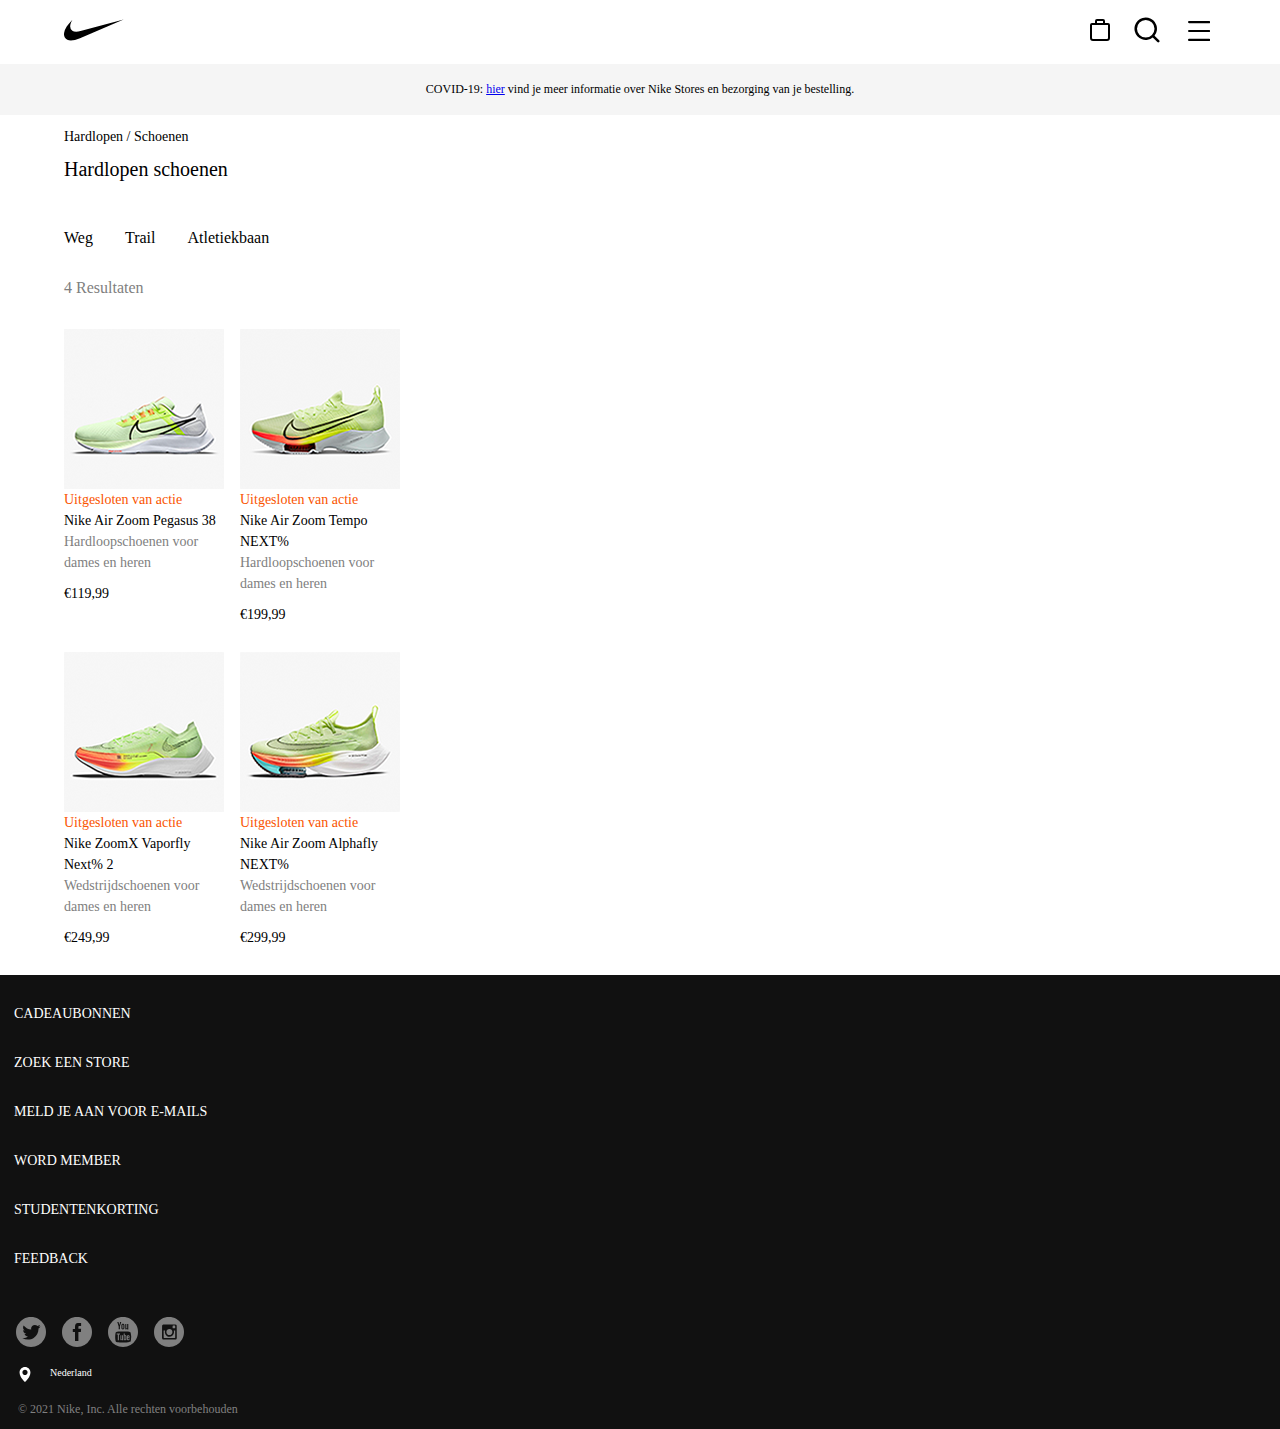
<file: hardloopschoenen.html>
<!DOCTYPE html>
<html lang="nl">
<head>
    <meta charset="UTF-8">
    <meta http-equiv="X-UA-Compatible" content="IE=edge">
    <meta name="viewport" content="width=device-width, initial-scale=1.0">
    <title>Nike</title>
    <link rel="stylesheet" href="css/styles.css">
</head>

<header>
    <ul>
        <li>
            <a href="index.html">
                <svg title="Nike logo" class="pre-logo-svg" height="60px" width="60px" fill="#111" viewBox="0 0 69 32"><path d="M68.56 4L18.4 25.36Q12.16 28 7.92 28q-4.8 0-6.96-3.36-1.36-2.16-.8-5.48t2.96-7.08q2-3.04 6.56-8-1.6 2.56-2.24 5.28-1.2 5.12 2.16 7.52Q11.2 18 14 18q2.24 0 5.04-.72z"></path></svg>
            </a>
        </li>
        <li>
            <a href="#">
                <svg title="winkelwagen" width="24px" height="24px" fill="#111" viewBox="0 0 24 24"><path d="M16 7a1 1 0 0 1-1-1V3H9v3a1 1 0 0 1-2 0V3a2 2 0 0 1 2-2h6a2 2 0 0 1 2 2v3a1 1 0 0 1-1 1z"></path><path d="M20 5H4a2 2 0 0 0-2 2v13a3 3 0 0 0 3 3h14a3 3 0 0 0 3-3V7a2 2 0 0 0-2-2zm0 15a1 1 0 0 1-1 1H5a1 1 0 0 1-1-1V7h16z"></path></svg>
            </a>
        </li>
        <li>
            <a href="#">
                <svg title="zoeken"class="pre-search-input-icon" fill="#111" height="30px" width="30px" viewBox="0 0 24 24"><path d="M21.71 20.29L18 16.61A9 9 0 1 0 16.61 18l3.68 3.68a1 1 0 0 0 1.42 0 1 1 0 0 0 0-1.39zM11 18a7 7 0 1 1 7-7 7 7 0 0 1-7 7z"></path></svg>
            </a>
        </li>
        <li>
            <button>
                <svg xmlns="http://www.w3.org/2000/svg" viewBox="0 0 20 18"><defs><style>.cls-1{fill:none;stroke:#000;stroke-linecap:round;stroke-linejoin:round;stroke-width:2px;}</style></defs><g id="Laag_2" data-name="Laag 2"><g id="Laag_1-2" data-name="Laag 1"><line class="cls-1" x1="1" y1="1" x2="19" y2="1"/><line class="cls-1" x1="1" y1="9" x2="19" y2="9"/><line class="cls-1" x1="1" y1="17" x2="19" y2="17"/></g></g></svg>
            </button>
        </li>
    </ul>

    <nav>
        <ul>
            <li>
                <a href="#">Nieuwe releases</a>
                <svg class="pre-chevron chev-root pre-chevron-next d-sm-b d-lg-h" fill="#111" height="13px" width="13px" viewBox="0 0 185.4 300"><path d="M7.3 292.7c-9.8-9.8-9.8-25.6 0-35.4L114.6 150 7.3 42.7c-9.8-9.8-9.8-25.6 0-35.4s25.6-9.8 35.4 0L185.4 150 42.7 292.7c-4.9 4.8-11.3 7.3-17.7 7.3-6.4 0-12.7-2.5-17.7-7.3z"></path></svg>
            </li>
            <li>
                <a href="#">Heren</a>
                <svg class="pre-chevron chev-root pre-chevron-next d-sm-b d-lg-h" fill="#111" height="13px" width="13px" viewBox="0 0 185.4 300"><path d="M7.3 292.7c-9.8-9.8-9.8-25.6 0-35.4L114.6 150 7.3 42.7c-9.8-9.8-9.8-25.6 0-35.4s25.6-9.8 35.4 0L185.4 150 42.7 292.7c-4.9 4.8-11.3 7.3-17.7 7.3-6.4 0-12.7-2.5-17.7-7.3z"></path></svg>
            </li>
            <li>
                <a href="#">Dames</a>
                <svg class="pre-chevron chev-root pre-chevron-next d-sm-b d-lg-h" fill="#111" height="13px" width="13px" viewBox="0 0 185.4 300"><path d="M7.3 292.7c-9.8-9.8-9.8-25.6 0-35.4L114.6 150 7.3 42.7c-9.8-9.8-9.8-25.6 0-35.4s25.6-9.8 35.4 0L185.4 150 42.7 292.7c-4.9 4.8-11.3 7.3-17.7 7.3-6.4 0-12.7-2.5-17.7-7.3z"></path></svg>  
            </li>
            <li>
                <a href="#">Kids</a>
                <svg class="pre-chevron chev-root pre-chevron-next d-sm-b d-lg-h" fill="#111" height="13px" width="13px" viewBox="0 0 185.4 300"><path d="M7.3 292.7c-9.8-9.8-9.8-25.6 0-35.4L114.6 150 7.3 42.7c-9.8-9.8-9.8-25.6 0-35.4s25.6-9.8 35.4 0L185.4 150 42.7 292.7c-4.9 4.8-11.3 7.3-17.7 7.3-6.4 0-12.7-2.5-17.7-7.3z"></path></svg> 
            </li>
            <li>
                <a href="#">Sale</a>
                <svg class="pre-chevron chev-root pre-chevron-next d-sm-b d-lg-h" fill="#111" height="13px" width="13px" viewBox="0 0 185.4 300"><path d="M7.3 292.7c-9.8-9.8-9.8-25.6 0-35.4L114.6 150 7.3 42.7c-9.8-9.8-9.8-25.6 0-35.4s25.6-9.8 35.4 0L185.4 150 42.7 292.7c-4.9 4.8-11.3 7.3-17.7 7.3-6.4 0-12.7-2.5-17.7-7.3z"></path></svg>
            </li>
            <li>
                <a href="#">Back to school</a>
                <svg class="pre-chevron chev-root pre-chevron-next d-sm-b d-lg-h" fill="#111" height="13px" width="13px" viewBox="0 0 185.4 300"><path d="M7.3 292.7c-9.8-9.8-9.8-25.6 0-35.4L114.6 150 7.3 42.7c-9.8-9.8-9.8-25.6 0-35.4s25.6-9.8 35.4 0L185.4 150 42.7 292.7c-4.9 4.8-11.3 7.3-17.7 7.3-6.4 0-12.7-2.5-17.7-7.3z"></path></svg>
            </li>
            <li>
                <a href="#">Collecties</a>
                <svg class="pre-chevron chev-root pre-chevron-next d-sm-b d-lg-h" fill="#111" height="13px" width="13px" viewBox="0 0 185.4 300"><path d="M7.3 292.7c-9.8-9.8-9.8-25.6 0-35.4L114.6 150 7.3 42.7c-9.8-9.8-9.8-25.6 0-35.4s25.6-9.8 35.4 0L185.4 150 42.7 292.7c-4.9 4.8-11.3 7.3-17.7 7.3-6.4 0-12.7-2.5-17.7-7.3z"></path></svg>
            </li>    
        </ul>
    </nav>

    <div></div>

    <section aria-label="notificatie">
        <p>COVID-19: <a href="#">hier</a> vind je meer informatie over Nike Stores en bezorging van je bestelling.</p>
    </section>
</header>

<body>
    <main>
        <section class="shopHardloopschoenen" aria-label="shop hardloopschoenen">
            <a href="#">Hardlopen / Schoenen</a>
            <h1>Hardlopen schoenen</h1>
            <ul>
                <li><label>Weg</label></li>
                <li><label>Trail</label></li>
                <li><label>Atletiekbaan</label></li>
            </ul>
        <p>4 Resultaten</p>
        </section>
        
        <section class="productenHardloopschoenen" aria-label="producten hardloopschoenen">
            <ul>
                <li>
                    <a href="#">
                        <h3>Uitgesloten van actie</h3>
                        <h4>Nike Air Zoom Pegasus 38</h4>
                        <h5>Hardloopschoenen voor</h5>
                        <h5>dames en heren</h5>
                        <p>&euro;119,99</p>
                        <img src="images/productfotoPegasus38.png" alt="Nike Air Zoom Pegasus 38 hardloopschoenen">
                    </a>
                </li>
                <li>
                    <a href="#">
                        <h3>Uitgesloten van actie</h3>
                        <h4>Nike Air Zoom Tempo</h4>
                        <h4>NEXT%</h4>
                        <h5>Hardloopschoenen voor</h5>
                        <h5>dames en heren</h5>
                        <p>&euro;199,99</p>
                        <img src="images/productfotoTempoNext.png" alt="Nike Air Zoom Tempo NEXT% hardloopschoenen">
                    </a>
                </li>
            </ul>
            
            <ul>
                <li>
                    <a href="#">
                        <h3>Uitgesloten van actie</h3>
                        <h4>Nike ZoomX Vaporfly</h4>
                        <h4>Next% 2</h4>
                        <h5>Wedstrijdschoenen voor</h5>
                        <h5>dames en heren</h5>
                        <p>&euro;249,99</p>
                        <img src="images/productfotoVaporflyNext2.png" alt="Nike ZoomX Vaporfly Next% 2 wedstrijdschoenen">
                    </a>
                </li>
                <li>
                    <a href="#">
                        <h3>Uitgesloten van actie</h3>
                        <h4>Nike Air Zoom Alphafly</h4>
                        <h4>NEXT%</h4>
                        <h5>Wedstrijdschoenen voor</h5>
                        <h5>dames en heren</h5>
                        <p>&euro;299,99</p>
                        <img src="images/productfotoAlphaflyNext.png" alt="Nike Air Zoom Alphafly NEXT% wedstrijdschoenen">
                    </a>
                </li>
            </ul>
        </section>
</main>

<footer>
    <ul class="footerSnelkoppelingen">
        <li>
            <a href="#">CADEAUBONNEN</a>
        </li>
        <li>
            <a href="#">ZOEK EEN STORE</a>
        </li>
        <li>
            <a href="#">MELD JE AAN VOOR E-MAILS</a>
        </li>
        <li>
            <a href="#">WORD MEMBER</a>
        </li>
        <li>
            <a href="#">STUDENTENKORTING</a>
        </li>
        <li>
            <a href="#">FEEDBACK</a>
        </li>
    </ul>
    
    <ul class="socialMedia">
        <li>
            <a href="https://twitter.com/nike">
                <svg title="twitter" class="social-link-icon" width="30px" fill="#111" height="30px" viewBox="0 0 24 24"><path d="M12 0C9.813 0 7.8.533 5.96 1.6A11.793 11.793 0 0 0 1.6 5.96C.533 7.8 0 9.813 0 12s.533 4.2 1.6 6.04a11.793 11.793 0 0 0 4.36 4.36C7.8 23.467 9.813 24 12 24s4.2-.533 6.04-1.6a11.793 11.793 0 0 0 4.36-4.36C23.467 16.2 24 14.187 24 12s-.533-4.2-1.6-6.04a11.793 11.793 0 0 0-4.36-4.36C16.2.533 14.187 0 12 0zm6 9.28v.4c0 1.387-.333 2.72-1 4a8.186 8.186 0 0 1-2.84 3.12c-1.333.853-2.827 1.28-4.48 1.28a8.535 8.535 0 0 1-4.56-1.28h.72c1.387 0 2.613-.427 3.68-1.28-.64 0-1.213-.2-1.72-.6-.507-.4-.867-.92-1.08-1.56l.56.16c.373 0 .64-.053.8-.16a2.67 2.67 0 0 1-1.72-1 2.913 2.913 0 0 1-.68-1.88c.427.267.88.4 1.36.4-.907-.533-1.36-1.36-1.36-2.48 0-.533.133-1.04.4-1.52.8.96 1.72 1.707 2.76 2.24a8.133 8.133 0 0 0 3.4.88c-.107-.16-.16-.4-.16-.72 0-.8.293-1.493.88-2.08s1.28-.88 2.08-.88 1.547.293 2.24.88c.48-.107 1.12-.347 1.92-.72-.213.747-.64 1.28-1.28 1.6H18c.747-.16 1.28-.32 1.6-.48-.533.693-1.067 1.253-1.6 1.68z"></path></svg>
            </a>
        </li>
        <li>
            <a href="https://nl-nl.facebook.com/nike/">
                <svg title="tacebook" class="social-link-icon" width="30px" fill="#111" height="30px" viewBox="0 0 24 24"><path d="M12 0C9.813 0 7.8.533 5.96 1.6A11.793 11.793 0 0 0 1.6 5.96C.533 7.8 0 9.813 0 12s.533 4.2 1.6 6.04a11.793 11.793 0 0 0 4.36 4.36C7.8 23.467 9.813 24 12 24s4.2-.533 6.04-1.6a11.793 11.793 0 0 0 4.36-4.36C23.467 16.2 24 14.187 24 12s-.533-4.2-1.6-6.04a11.793 11.793 0 0 0-4.36-4.36C16.2.533 14.187 0 12 0zm3.12 12h-2v7.2H10.4V12H8.64V9.52h1.76V8c0-1.12.187-1.92.56-2.4.427-.587 1.2-.88 2.32-.88h2V7.2h-1.2c-.427 0-.693.067-.8.2-.107.133-.16.387-.16.76v1.2h2.16L15.12 12z"></path></svg>
            </a>
        </li>
        <li>
            <a href="https://www.youtube.com/user/NIKE">
                <svg title="youtube" class="social-link-icon" width="30px" fill="#111" height="30px" viewBox="0 0 24 24"><path d="M11.28 17.6a.604.604 0 0 1-.2.24.43.43 0 0 1-.24.08c-.08 0-.133-.027-.16-.08a.557.557 0 0 1-.04-.24v-2.96h-.72v3.28a1 1 0 0 0 .12.52c.08.133.2.2.36.2.16 0 .307-.053.44-.16.133-.107.28-.24.44-.4v.48H12v-3.92h-.72v2.96zM6.96 14v-.8H9.6v.8h-.88v4.56h-.88V14h-.88zm4.96-4.72c-.107 0-.2-.04-.28-.12a.384.384 0 0 1-.12-.28v-2.4c0-.053.027-.107.08-.16.053-.053.147-.08.28-.08.133 0 .24.027.32.08a.27.27 0 0 1 .12.24v2.32c0 .107-.04.2-.12.28a.384.384 0 0 1-.28.12zm2 8.32c0-.64.027-1.307.08-2 0-.107-.04-.2-.12-.28-.08-.08-.16-.12-.24-.12h-.12l-.24.16v2.4l.24.16.16.08c.107 0 .173-.027.2-.08.027-.053.04-.16.04-.32zm.08-3.04c.213 0 .387.08.52.24.133.16.2.4.2.72v2.24c0 .267-.053.48-.16.64a.422.422 0 0 1-.44.2 2.1 2.1 0 0 1-.48-.12.506.506 0 0 1-.28-.24v.32h-.8V13.2h.8v1.76c.107-.107.213-.2.32-.28a.532.532 0 0 1 .32-.12zm3.92 5.12c.267-.213.427-.907.48-2.08.053-.587.107-1.147.16-1.68 0-.48-.053-1.013-.16-1.6-.107-1.173-.28-1.893-.52-2.16-.24-.267-1.267-.453-3.08-.56l-2.64-.08-2.72.08c-1.813.107-2.84.293-3.08.56-.24.267-.413.987-.52 2.16a16.07 16.07 0 0 0-.08 1.6c0 .533.027 1.093.08 1.68.107 1.173.28 1.88.52 2.12.24.24 1.267.44 3.08.6l2.72.08 2.64-.08c1.813-.16 2.853-.347 3.12-.56v-.08zM8.4 4h-.96l1.12 3.6v2.24h.96v-2.4L10.64 4h-.96l-.56 2.32h-.08L8.4 4zm2.32 2.56V8.8c0 .373.107.667.32.88.213.213.507.32.88.32s.667-.107.88-.32c.213-.213.32-.507.32-.88V6.56c0-.32-.107-.587-.32-.8-.213-.213-.507-.32-.88-.32s-.667.107-.88.32c-.213.213-.32.48-.32.8zm3.12-.96v3.6a1 1 0 0 0 .12.52c.08.133.213.2.4.2.187 0 .36-.04.52-.12.16-.08.32-.2.48-.36v.48h.88V5.6h-.88v3.2a.523.523 0 0 1-.24.24.645.645 0 0 1-.28.08c-.08 0-.133-.013-.16-.04-.027-.027-.04-.093-.04-.2V5.52h-.8v.08zM12 0c2.187 0 4.2.533 6.04 1.6a11.793 11.793 0 0 1 4.36 4.36C23.467 7.8 24 9.813 24 12s-.533 4.2-1.6 6.04a11.793 11.793 0 0 1-4.36 4.36C16.2 23.467 14.187 24 12 24s-4.2-.533-6.04-1.6a11.793 11.793 0 0 1-4.36-4.36C.533 16.2 0 14.187 0 12s.533-4.2 1.6-6.04A11.793 11.793 0 0 1 5.96 1.6C7.8.533 9.813 0 12 0zm4.56 16.08l-.08-.4c0-.16-.027-.28-.08-.36a.27.27 0 0 0-.24-.12.27.27 0 0 0-.24.12c-.053.08-.08.2-.08.36v.4h.72zm-.32-1.52c.32 0 .573.093.76.28.187.187.28.467.28.84v.96h-1.44v.8c0 .16.027.28.08.36.053.08.147.12.28.12.133 0 .227-.04.28-.12.053-.08.08-.227.08-.44v-.16h.72v.24c0 .373-.093.667-.28.88-.187.213-.453.32-.8.32-.347 0-.613-.107-.8-.32-.187-.213-.28-.507-.28-.88v-1.76c0-.32.107-.587.32-.8.213-.213.48-.32.8-.32z"></path></svg>
            </a>
        </li>
        <li>
            <a href="https://www.instagram.com/nike/">
                <svg title="instagram" class="social-link-icon" width="30px" fill="#111" height="30px" viewBox="0 0 24 24"><path d="M16 12.48a4.723 4.723 0 0 1-.56 1.48 3.93 3.93 0 0 1-1.04 1.16 3.428 3.428 0 0 1-1.92.68 3.628 3.628 0 0 1-1.96-.48 3.414 3.414 0 0 1-1.4-1.48c-.48-.96-.587-1.973-.32-3.04H7.68l.08 5.52c0 .107.04.213.12.32.08.107.173.16.28.16h8.32c.107 0 .213-.053.32-.16.107-.107.16-.213.16-.32V10.8h-1.12c.16.533.213 1.093.16 1.68zm-3.68 2c.64 0 1.2-.24 1.68-.72s.72-1.053.72-1.72a2.56 2.56 0 0 0-.68-1.76c-.453-.507-1.013-.76-1.68-.76s-1.24.24-1.72.72-.72 1.053-.72 1.72.227 1.253.68 1.76c.453.507 1 .76 1.64.76h.08zm4.16-7.6h-1.12c-.107 0-.213.053-.32.16-.107.107-.16.213-.16.32v1.36c.107.213.267.32.48.32h1.12c.16 0 .28-.053.36-.16a.532.532 0 0 0 .12-.32v-1.2c0-.107-.053-.213-.16-.32-.107-.107-.213-.16-.32-.16zM12 0C9.813 0 7.8.533 5.96 1.6A11.793 11.793 0 0 0 1.6 5.96C.533 7.8 0 9.813 0 12s.533 4.2 1.6 6.04a11.793 11.793 0 0 0 4.36 4.36C7.8 23.467 9.813 24 12 24s4.2-.533 6.04-1.6a11.793 11.793 0 0 0 4.36-4.36C23.467 16.2 24 14.187 24 12s-.533-4.2-1.6-6.04a11.793 11.793 0 0 0-4.36-4.36C16.2.533 14.187 0 12 0zm6.24 16.88l-.08.08v.08a.926.926 0 0 1-.28.68 1.3 1.3 0 0 1-.68.36H7.52a.871.871 0 0 1-.68-.32 1.536 1.536 0 0 1-.36-.72l-.08-.16.08-9.84c0-.267.093-.507.28-.72.187-.213.413-.347.68-.4h9.68a1.3 1.3 0 0 1 .68.36 1.3 1.3 0 0 1 .36.68l.08 9.92z"></path></svg>
            </a>
        </li>
    </ul>

    <section class="locatie" aria-label="locatie">
        <ul>
            <li>
                <svg height="15px" width="18px" fill="#111" viewBox="0 0 42 58"><path d="M21 0C9.4 0 0 9.5 0 21.2 0 39.9 21 58 21 58s21-18.1 21-36.8C42 9.5 32.6 0 21 0zm0 31c-5.5 0-10-4.5-10-10s4.5-10 10-10 10 4.5 10 10-4.5 10-10 10z"></path></svg>
            </li>
            <li>
                <p>Nederland</p>
            </li>
        </ul>
    </section>

    <section class="copyright" aria-label="copyright">
        <p>&copy; 2021 Nike, Inc. Alle rechten voorbehouden</p>
    </section>
</footer>

<script src="js/script.js"></script>

</body>
</html>
</file>
<file: css/styles.css>
*, *::after, *::before {
    box-sizing:border-box;  
  }

/******************************/
/* ALGEMENE CUSTOM PROPERTIES */
/******************************/

:root {
    --main-color:#000000;
    --secondary-color: #a47a6a;
    --third-color: grey;
    --fourth-color: #FA5400;
    --fifth-color: #f5f5f5;
    --background-color: #ffffff;
    --footer-color: #111111;

    --main-hover-color: rgba(0, 0, 0, 0.8);
    --secondary-hover-color: rgba(0, 0, 0, 0.3);
    --third-hover-color: rgba(255, 255, 255, 0.8);
    
    --white-space:5vw;
}

@media (prefers-color-scheme:dark) {
    :root {
    --main-color: #ffffff;
    --fifth-color: #2a2a2a;
    --background-color: #000000;
    --footer-color: #c8c8c8;

    --main-hover-color: rgba(255, 255, 255, 0.8);
    --third-hover-color: rgba(0, 0, 0, 0.8);
    }
}

/********************/
/* ALGEMENE STIJLEN */
/********************/

body {
    background-color: var(--background-color);
    color: var(--main-color);
    font-family:'Helvetica Neue';
    margin:0;
    padding: 0;
}

/********/
/* MENU */
/********/

header nav {
    background: var(--background-color);
    height: 100vh;
    position: fixed;
    right: 0;
    transform: translateX(100%);
    transition: .3s;
    top: 0;
    width: 85%;
    z-index: 1000;
}

header.menuOpen nav{
    transform: translateX(0);
}

header div {
    background-color: var(--secondary-hover-color);
    backdrop-filter: blur(5px);
    bottom: 0;
    left: 0;
    opacity: 0;
    position: fixed;
    right: 0;
    transition: .3s;
    top: 0;
    visibility: hidden;
    z-index: 999;
}

header.menuOpen div {
    opacity: 1;
    visibility: visible;
}

header nav ul {
    display: flex;
    flex-direction: column;
    align-items: flex-start;
}

header nav li {
    align-items: center;
    display: flex;
    flex-direction: row;
    justify-content: space-between;
    margin: 1.5em 1em 0;
    padding: 0;
    width: 90%;
}

header button {
    background-color: transparent;
    border: none;
}

header nav a {
    color: var(--main-color);
    font-size: 24px;
    font-weight: 400;
    text-decoration: none;
    padding: 0;
}

/*************/
/* DE HEADER */
/*************/

.logo {
    display: flex;
    flex: 1;
}

header li {
    list-style-type: none;
    padding: 0 10px;
}

header li:first-of-type {
    flex-grow: 1;
    padding: 0;
}

header li:last-of-type {
    padding-right: 0;
}

header ul {
    align-items: center;
    display: flex;
    flex-direction: row;
    margin: 0;
    padding: 0 var(--white-space);
    width: 100%;
}

header ul li:last-of-type svg {
    height: 20px;
    width: auto;
}

header ul li:last-of-type svg line {
    transition: 0.25s;
    fill: var(--main-color);
}

header ul li:last-of-type svg:hover line:first-of-type,
header ul li:last-of-type svg:focus line:first-of-type {
    transform: translateY(3px);
}

header ul li:last-of-type svg:hover line:last-of-type,
header ul li:last-of-type svg:focus line:last-of-type {
    transform: translateY(-3px);
}

header ul li:last-of-type svg line {
    stroke: var(--main-color);
}

header svg {
    fill: var(--main-color);
}

/*******************/
/* NOTIFICATIE BAR */
/*******************/

header section p {
    background-color: var(--fifth-color);
    font-size: 12px;
    margin: 0;
    padding: 1.5em var(--white-space);
    text-align: center;
}

main {
    padding: 0 var(--white-space);
}

/******************/
/* FIND YOUR FAST */
/******************/

.findYourFast h1 {
    color: var(--main-color);
    font-family: 'Futura-CondensedExtraBold';
    font-size: 48px;
    line-height: 1;
    margin: 0;
}

.findYourFast h1:first-of-type {
    margin-top: 0.5em;
}

.findYourFast p {
    line-height: 1.5;
    margin: 0.5em 0;
    width: 90%;
}

.findYourFast a:not(:first-of-type) {
    background-color: var(--main-color);
    border-radius: 2em;
    color: var(--background-color);
    display: inline-block;
    font-size: 16px;
    margin: 0.5em 0;
    padding: 0 30px;
    text-decoration: none;
}

.findYourFast a:hover {
    background-color: var(--main-hover-color);
}

.findYourFast img {
    width: 100%;
}

/***********/
/* GEAR UP */
/***********/

.gearUp ul {
    list-style-type: none;
    padding: 0;
}

.gearUp h2 {
    font-weight: normal;
    margin-top: 5em;
}

.gearUp h3 {
    color: var(--secondary-color);
    font-size: 1em;
    font-weight: 500;
    margin: 1em 0 0;
    order: 2;
}

.gearUp h4 {
    color: var(--main-color);
    font-size: 1em;
    font-weight: 500;
    margin: 0.5em 0 0;
    order: 3;
}

.gearUp h5 {
    color: var(--third-color);
    font-size: 1em;
    font-weight: normal;
    margin: 0.5em 0 0;
    order: 4;
}

.gearUp p {
    color: var(--main-color);
    font-weight: 500;
    margin: 0.5em 0 0;
    order: 5;
}

.gearUp ul {
    display: flex;
    flex-direction: row;
    gap: 1em;
    overflow: auto;
    scroll-snap-type: x mandatory;
}

.gearUp li {
    scroll-snap-align: center;
}

.gearUp img{
   order: 1;
}

.gearUp a {
    display: flex;
    flex-direction: column;
    text-decoration: none;
}

/*********/
/* NIEUW */
/*********/

.nieuw ul {
    list-style-type: none;
    padding: 0;
}

.nieuw a:not(:first-of-type) {
    background-color: var(--background-color);
    border-radius: 2em;
    bottom: 2em;
    color: var(--main-color);
    display: block;
    font-size: 16px;
    margin: 0.5em 1.5em;
    padding: .7em 30px;
    position: absolute;
    text-decoration: none;
}

.nieuw a:not(:first-of-type):hover {
    background-color: var(--third-hover-color);
}

.nieuw ul {
    display: flex;
    flex-direction: column;
}

.nieuw p {
    bottom: 4em;
    color: white;   /* Ik heb hier express geen custom propertie, vanwege de darkmode. In beide modus moet de tekst namelijk wit blijven */
    padding: 1em 1.5em 1.5em;
    position: absolute;
}

.nieuw a {
    bottom: 0;
}

.nieuw li {
    position: relative;
}

.nieuw img {
    margin-bottom: .5em;
}

.nieuw h2 {
    font-weight: normal;
    margin-top: 5em;
}

/**********************/
/* KIES EEN CATEGORIE */
/**********************/

.kiesEenCategorie ul {
    display: flex;
    flex-direction: column;
    list-style-type: none;
    margin-top: 5em;
    padding: 0;
}

.kiesEenCategorie p {
    font-weight: bold;
}

/*************************/
/* SHOP HARDLOOPSCHOENEN */
/*************************/

.shopHardloopschoenen a {
    color:var(--main-color);
    font-size: 14px;
    font-weight: 500;
    text-decoration: none;
    display: inline-block;
    margin-top: 1em;
}

.shopHardloopschoenen p:last-of-type {
    color: var(--third-color);
    font-size: 16px;
    padding: 1em 0 1em;
}
.shopHardloopschoenen h1 {
    font-size: 20px;
    font-weight: 500;
}

.shopHardloopschoenen ul {
    display: flex;
    flex-direction: row;
    list-style-type: none;
    padding: 0;
}

.shopHardloopschoenen li {
    font-size: 16px;
    font-weight: 500;
    margin: 2em 0 0;
    padding: 0 2em 0;
    padding-left: 0;
}

.productenHardloopschoenen a {
    display: flex;
    flex-direction: column;
    text-decoration: none;
}

.productenHardloopschoenen ul {
    display: flex;
    list-style: none;
    padding: 0;
    gap: 1em;
}

.productenHardloopschoenen li {
    list-style-type: none;
}

.productenHardloopschoenen img {
    order: 1;
}

.productenHardloopschoenen h3 {
    color: var(--fourth-color);
    font-size: 14px;
    font-weight: 500;
    line-height: 1.5em;
    margin: 0;
    order: 2;
}

.productenHardloopschoenen h4 {
    color: var(--main-color);
    font-size: 14px;
    font-weight: 500;
    line-height: 1.5em;
    margin: 0;
    order: 3;
}

.productenHardloopschoenen h5 {
    color: var(--third-color);
    font-size: 14px;
    font-weight: 400;
    line-height: 1.5em;
    margin: 0;
    order: 4;
}

.productenHardloopschoenen p {
    color: var(--main-color);
    font-size: 14px;
    font-weight: 500;
    line-height: 1em;
    order: 5;
}

/**********/
/* FOOTER */
/**********/

footer {
    background-color: var(--footer-color);
    position: absolute;
    width: 100%;
}

footer ul {
    list-style-type: none;
    padding: 0;
}

footer svg {
    fill: grey;
    margin-top: 2em;
    margin-left: 1em;
}

.socialMedia {
    display: flex;
    flex-direction: row;
}

.socialMedia p {
    margin: 0;
}

.locatie svg {
    fill: var(--background-color);
    margin: 0 1em;
}

.locatie ul {
    display: flex;
    flex-direction: row;
}

.locatie p {
    color: var(--background-color);
    font-size: 10px;
    margin: 0;
}

.copyright p {
    color: var(--third-color);
    font-size: 12px;
    margin-left: 1.5em;
}

ul.footerSnelkoppelingen li {
    color: var(--background-color);
    font-size: 14px;
    line-height: 1.5;
    margin: 2em 1em 1em;
}
</file>
<file: Nike/css/styles.css>
*, *::after, *::before {
    box-sizing:border-box;  
  }

/******************************/
/* ALGEMENE CUSTOM PROPERTIES */
/******************************/
:root {
    --main-color:#000000;
    --background-color:#ffffff;
  
    --white-space:5vw;
}

/********************/
/* ALGEMENE STIJLEN */
/********************/
body{
    margin:0;
    padding:var(--white-space);
    background-color:var(--background-color);
    font-family:'Helvetica Neue';
    color:var(--main-color);
}

/* titel */

/************/
/* DE ITEMS */
/************/
</file>
